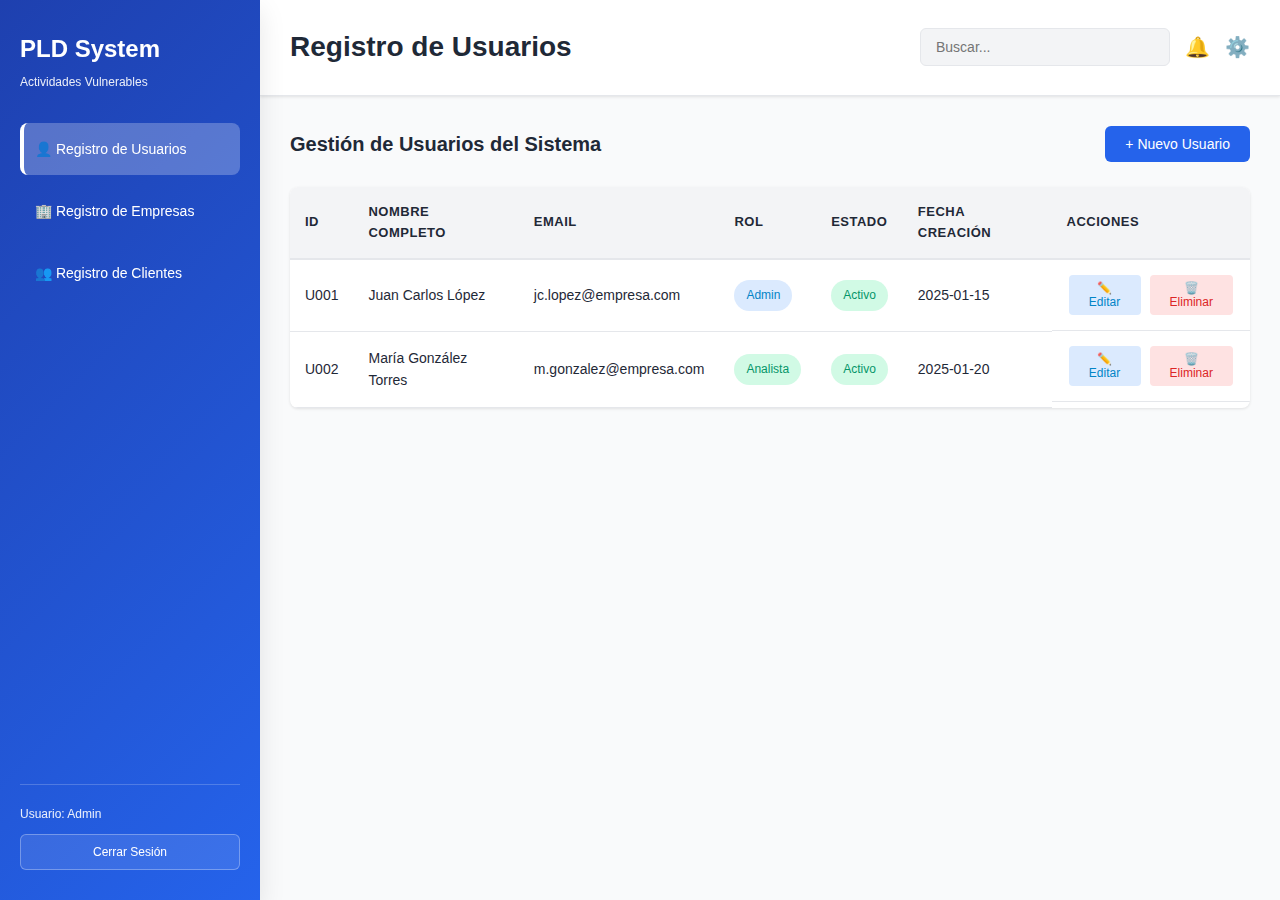
<file: prototipos/index.html>
<!DOCTYPE html>
<html lang="es">
<head>
    <meta charset="UTF-8">
    <meta name="viewport" content="width=device-width, initial-scale=1.0">
    <title>PLD - Sistema de Gestión de Actividades Vulnerables</title>
    <link rel="stylesheet" href="styles.css">
</head>
<body>
    <div class="container">
        <!-- Sidebar Navigation -->
        <nav class="sidebar">
            <div class="logo">
                <h2>PLD System</h2>
                <p>Actividades Vulnerables</p>
            </div>
            <ul class="nav-menu">
                <li><a href="#" class="nav-link active" data-module="usuarios">👤 Registro de Usuarios</a></li>
                <li><a href="#" class="nav-link" data-module="empresas">🏢 Registro de Empresas</a></li>
                <li><a href="#" class="nav-link" data-module="clientes">👥 Registro de Clientes</a></li>
            </ul>
            <div class="user-info">
                <p>Usuario: Admin</p>
                <button class="btn-logout">Cerrar Sesión</button>
            </div>
        </nav>

        <!-- Main Content -->
        <main class="main-content">
            <!-- Header -->
            <header class="header">
                <h1 id="page-title">Registro de Usuarios</h1>
                <div class="header-actions">
                    <input type="search" class="search-box" placeholder="Buscar...">
                    <button class="btn-icon">🔔</button>
                    <button class="btn-icon">⚙️</button>
                </div>
            </header>

            <!-- Content Area -->
            <div class="content">
                <!-- Módulo: Registro de Usuarios -->
                <section id="usuarios" class="module-section active">
                    <div class="module-header">
                        <h2>Gestión de Usuarios del Sistema</h2>
                        <button class="btn btn-primary" id="btn-new-usuario">+ Nuevo Usuario</button>
                    </div>

                    <!-- Tabla de Usuarios -->
                    <div class="table-container">
                        <table class="data-table">
                            <thead>
                                <tr>
                                    <th>ID</th>
                                    <th>Nombre Completo</th>
                                    <th>Email</th>
                                    <th>Rol</th>
                                    <th>Estado</th>
                                    <th>Fecha Creación</th>
                                    <th>Acciones</th>
                                </tr>
                            </thead>
                            <tbody id="usuarios-table-body">
                                <tr>
                                    <td>U001</td>
                                    <td>Juan Carlos López</td>
                                    <td>jc.lopez@empresa.com</td>
                                    <td><span class="badge badge-admin">Admin</span></td>
                                    <td><span class="badge badge-active">Activo</span></td>
                                    <td>2025-01-15</td>
                                    <td class="actions">
                                        <button class="btn-small btn-edit">✏️ Editar</button>
                                        <button class="btn-small btn-delete">🗑️ Eliminar</button>
                                    </td>
                                </tr>
                                <tr>
                                    <td>U002</td>
                                    <td>María González Torres</td>
                                    <td>m.gonzalez@empresa.com</td>
                                    <td><span class="badge badge-analyst">Analista</span></td>
                                    <td><span class="badge badge-active">Activo</span></td>
                                    <td>2025-01-20</td>
                                    <td class="actions">
                                        <button class="btn-small btn-edit">✏️ Editar</button>
                                        <button class="btn-small btn-delete">🗑️ Eliminar</button>
                                    </td>
                                </tr>
                            </tbody>
                        </table>
                    </div>

                    <!-- Modal: Nuevo/Editar Usuario -->
                    <div id="modal-usuario" class="modal">
                        <div class="modal-content">
                            <span class="close">&times;</span>
                            <h3 id="modal-title-usuario">Nuevo Usuario</h3>
                            <form id="form-usuario">
                                <div class="form-row">
                                    <div class="form-group">
                                        <label for="usuario-nombre">Nombre Completo *</label>
                                        <input type="text" id="usuario-nombre" name="nombre" required placeholder="Ej: Juan Carlos López">
                                    </div>
                                    <div class="form-group">
                                        <label for="usuario-email">Email *</label>
                                        <input type="email" id="usuario-email" name="email" required placeholder="usuario@empresa.com">
                                    </div>
                                </div>

                                <div class="form-row">
                                    <div class="form-group">
                                        <label for="usuario-telefono">Teléfono</label>
                                        <input type="tel" id="usuario-telefono" name="telefono" placeholder="+52 1234567890">
                                    </div>
                                    <div class="form-group">
                                        <label for="usuario-rol">Rol *</label>
                                        <select id="usuario-rol" name="rol" required>
                                            <option value="">Seleccionar rol</option>
                                            <option value="admin">Administrador</option>
                                            <option value="analyst">Analista de Cumplimiento</option>
                                            <option value="auditor">Auditor</option>
                                            <option value="viewer">Visualizador</option>
                                        </select>
                                    </div>
                                </div>

                                <div class="form-row">
                                    <div class="form-group">
                                        <label for="usuario-password">Contraseña *</label>
                                        <input type="password" id="usuario-password" name="password" required placeholder="Ingrese contraseña segura">
                                    </div>
                                    <div class="form-group">
                                        <label for="usuario-confirm-password">Confirmar Contraseña *</label>
                                        <input type="password" id="usuario-confirm-password" name="confirm-password" required placeholder="Confirme la contraseña">
                                    </div>
                                </div>

                                <div class="form-group">
                                    <label>
                                        <input type="checkbox" id="usuario-activo" name="activo" checked>
                                        Usuario Activo
                                    </label>
                                </div>

                                <div class="form-actions">
                                    <button type="button" class="btn btn-secondary" id="btn-cancel-usuario">Cancelar</button>
                                    <button type="submit" class="btn btn-primary">Guardar Usuario</button>
                                </div>
                            </form>
                        </div>
                    </div>
                </section>

                <!-- Módulo: Registro de Empresas -->
                <section id="empresas" class="module-section">
                    <div class="module-header">
                        <h2>Gestión de Empresas / Clientes Institucionales</h2>
                        <button class="btn btn-primary" id="btn-new-empresa">+ Nueva Empresa</button>
                    </div>

                    <!-- Tabla de Empresas -->
                    <div class="table-container">
                        <table class="data-table">
                            <thead>
                                <tr>
                                    <th>RFC</th>
                                    <th>Razón Social</th>
                                    <th>Tipo Actividad</th>
                                    <th>Riesgo</th>
                                    <th>Estado KYC</th>
                                    <th>PEP</th>
                                    <th>Acciones</th>
                                </tr>
                            </thead>
                            <tbody id="empresas-table-body">
                                <tr>
                                    <td>ABC123456XYZ</td>
                                    <td>Casino Royal México S.A. de C.V.</td>
                                    <td><span class="badge badge-gaming">Juegos con Apuesta</span></td>
                                    <td><span class="badge badge-high">Alto</span></td>
                                    <td><span class="badge badge-complete">Completo</span></td>
                                    <td>No</td>
                                    <td class="actions">
                                        <button class="btn-small btn-view">👁️ Ver</button>
                                        <button class="btn-small btn-edit">✏️ Editar</button>
                                    </td>
                                </tr>
                                <tr>
                                    <td>XYZ789456ABC</td>
                                    <td>Desarrollos Inmobiliarios Premium S.A.</td>
                                    <td><span class="badge badge-real-estate">Bienes Inmuebles</span></td>
                                    <td><span class="badge badge-medium">Medio</span></td>
                                    <td><span class="badge badge-pending">Pendiente</span></td>
                                    <td>Sí</td>
                                    <td class="actions">
                                        <button class="btn-small btn-view">👁️ Ver</button>
                                        <button class="btn-small btn-edit">✏️ Editar</button>
                                    </td>
                                </tr>
                            </tbody>
                        </table>
                    </div>

                    <!-- Modal: Nueva/Editar Empresa -->
                    <div id="modal-empresa" class="modal">
                        <div class="modal-content modal-large">
                            <span class="close">&times;</span>
                            <h3 id="modal-title-empresa">Nueva Empresa</h3>
                            <form id="form-empresa">
                                <div class="form-tabs">
                                    <button type="button" class="tab-btn active" data-tab="info-general">Información General</button>
                                    <button type="button" class="tab-btn" data-tab="actividad">Actividad Vulnerable</button>
                                    <button type="button" class="tab-btn" data-tab="ubicacion">Ubicación</button>
                                    <button type="button" class="tab-btn" data-tab="beneficiarios">Beneficiarios</button>
                                </div>

                                <!-- Tab: Información General -->
                                <div class="tab-content active" id="tab-info-general">
                                    <div class="form-row">
                                        <div class="form-group">
                                            <label for="empresa-rfc">RFC *</label>
                                            <input type="text" id="empresa-rfc" name="rfc" required placeholder="ABC123456XYZ" maxlength="13">
                                        </div>
                                        <div class="form-group">
                                            <label for="empresa-razon-social">Razón Social *</label>
                                            <input type="text" id="empresa-razon-social" name="razon_social" required placeholder="Nombre legal de la empresa">
                                        </div>
                                    </div>

                                    <div class="form-row">
                                        <div class="form-group">
                                            <label for="empresa-fecha-constitucion">Fecha de Constitución *</label>
                                            <input type="date" id="empresa-fecha-constitucion" name="fecha_constitucion" required>
                                        </div>
                                        <div class="form-group">
                                            <label for="empresa-nacionalidad">Nacionalidad *</label>
                                            <select id="empresa-nacionalidad" name="nacionalidad" required>
                                                <option value="">Seleccionar</option>
                                                <option value="mexico">México</option>
                                                <option value="extranjera">Extranjera</option>
                                            </select>
                                        </div>
                                    </div>

                                    <div class="form-row">
                                        <div class="form-group">
                                            <label for="empresa-email">Email *</label>
                                            <input type="email" id="empresa-email" name="email" required placeholder="contacto@empresa.com">
                                        </div>
                                        <div class="form-group">
                                            <label for="empresa-telefono">Teléfono *</label>
                                            <input type="tel" id="empresa-telefono" name="telefono" required placeholder="+52 1234567890">
                                        </div>
                                    </div>

                                    <div class="form-group">
                                        <label for="empresa-sitio-web">Sitio Web</label>
                                        <input type="url" id="empresa-sitio-web" name="sitio_web" placeholder="https://www.empresa.com">
                                    </div>
                                </div>

                                <!-- Tab: Actividad Vulnerable -->
                                <div class="tab-content" id="tab-actividad">
                                    <div class="form-row">
                                        <div class="form-group">
                                            <label for="empresa-tipo-actividad">Tipo de Actividad Vulnerable *</label>
                                            <select id="empresa-tipo-actividad" name="tipo_actividad" required>
                                                <option value="">Seleccionar</option>
                                                <option value="i">I - Juegos con apuesta</option>
                                                <option value="ii">II - Tarjetas y cupones de valor</option>
                                                <option value="iii">III - Cheques de viajero</option>
                                                <option value="iv">IV - Mutuo, préstamo o crédito</option>
                                                <option value="v">V - Bienes inmuebles</option>
                                                <option value="vi">VI - Metales y piedras preciosas</option>
                                                <option value="vii">VII - Obras de arte</option>
                                                <option value="viii">VIII - Vehículos</option>
                                                <option value="ix">IX - Traslado o custodia de valores</option>
                                                <option value="x">X - Servicios de blindaje</option>
                                                <option value="xi">XI - Servicios de fe pública</option>
                                                <option value="xii">XII - Arrendamiento</option>
                                                <option value="xiii">XIII - Servicios profesionales</option>
                                                <option value="xiv">XIV - Comercio exterior</option>
                                                <option value="xv">XV - Donativos</option>
                                                <option value="xvi">XVI - Intercambio de activos virtuales</option>
                                            </select>
                                        </div>
                                        <div class="form-group">
                                            <label for="empresa-subtipo-actividad">Sub Tipo de Actividad *</label>
                                            <select id="empresa-subtipo-actividad" name="subtipo_actividad" required>
                                                <option value="">Seleccionar tipo primero</option>
                                            </select>
                                        </div>
                                    </div>

                                    <div class="form-group">
                                        <label for="empresa-descripcion-actividad">Descripción de la Actividad</label>
                                        <textarea id="empresa-descripcion-actividad" name="descripcion_actividad" rows="4" placeholder="Detalle cómo realiza la actividad vulnerable"></textarea>
                                    </div>

                                    <div class="form-row">
                                        <div class="form-group">
                                            <label for="empresa-clasificacion-riesgo">Clasificación de Riesgo *</label>
                                            <select id="empresa-clasificacion-riesgo" name="clasificacion_riesgo" required>
                                                <option value="">Seleccionar</option>
                                                <option value="bajo">Bajo</option>
                                                <option value="medio">Medio</option>
                                                <option value="alto">Alto</option>
                                            </select>
                                        </div>
                                        <div class="form-group">
                                            <label>
                                                <input type="checkbox" id="empresa-es-pep" name="es_pep">
                                                Es Persona Políticamente Expuesta (PEP)
                                            </label>
                                        </div>
                                    </div>
                                </div>

                                <!-- Tab: Ubicación -->
                                <div class="tab-content" id="tab-ubicacion">
                                    <div class="form-row">
                                        <div class="form-group">
                                            <label for="empresa-calle">Calle y Número *</label>
                                            <input type="text" id="empresa-calle" name="calle" required placeholder="Ej: Avenida Principal 123">
                                        </div>
                                        <div class="form-group">
                                            <label for="empresa-departamento">Apto/Depto/Oficina</label>
                                            <input type="text" id="empresa-departamento" name="departamento" placeholder="Ej: Piso 5, Oficina 505">
                                        </div>
                                    </div>

                                    <div class="form-row">
                                        <div class="form-group">
                                            <label for="empresa-ciudad">Ciudad/Municipio *</label>
                                            <input type="text" id="empresa-ciudad" name="ciudad" required placeholder="Ej: Ciudad de México">
                                        </div>
                                        <div class="form-group">
                                            <label for="empresa-estado">Estado/Provincia *</label>
                                            <select id="empresa-estado" name="estado" required>
                                                <option value="">Seleccionar Estado</option>
                                                <option value="cdmx">Ciudad de México</option>
                                                <option value="estado-mexico">Estado de México</option>
                                                <option value="jalisco">Jalisco</option>
                                                <option value="otro">Otro</option>
                                            </select>
                                        </div>
                                    </div>

                                    <div class="form-row">
                                        <div class="form-group">
                                            <label for="empresa-codigo-postal">Código Postal *</label>
                                            <input type="text" id="empresa-codigo-postal" name="codigo_postal" required placeholder="06500" maxlength="5">
                                        </div>
                                        <div class="form-group">
                                            <label for="empresa-pais">País *</label>
                                            <select id="empresa-pais" name="pais" required>
                                                <option value="mexico">México</option>
                                                <option value="otro">Otro país</option>
                                            </select>
                                        </div>
                                    </div>

                                    <div class="form-group">
                                        <label for="empresa-comprobante-domicilio">Comprobante de Domicilio (< 3 meses) *</label>
                                        <input type="file" id="empresa-comprobante-domicilio" name="comprobante_domicilio" required accept=".pdf,.jpg,.png">
                                    </div>
                                </div>

                                <!-- Tab: Beneficiarios Controladores -->
                                <div class="tab-content" id="tab-beneficiarios">
                                    <h4>Beneficiarios Controladores (≥ 25% participación)</h4>
                                    <div id="beneficiarios-list">
                                        <div class="beneficiario-item">
                                            <div class="form-row">
                                                <div class="form-group">
                                                    <label>Nombre del Beneficiario *</label>
                                                    <input type="text" class="beneficiario-nombre" placeholder="Nombre completo" required>
                                                </div>
                                                <div class="form-group">
                                                    <label>% Participación *</label>
                                                    <input type="number" class="beneficiario-participacion" placeholder="25" min="0" max="100" required>
                                                </div>
                                            </div>
                                            <div class="form-row">
                                                <div class="form-group">
                                                    <label>RFC/CURP *</label>
                                                    <input type="text" class="beneficiario-rfc" placeholder="RFC o CURP" required>
                                                </div>
                                                <div class="form-group">
                                                    <label>Nacionalidad *</label>
                                                    <select class="beneficiario-nacionalidad" required>
                                                        <option value="">Seleccionar</option>
                                                        <option value="mexico">Mexicano</option>
                                                        <option value="extranjero">Extranjero</option>
                                                    </select>
                                                </div>
                                            </div>
                                            <button type="button" class="btn-small btn-delete btn-remove-beneficiario">Remover</button>
                                        </div>
                                    </div>
                                    <button type="button" class="btn btn-secondary" id="btn-add-beneficiario">+ Agregar Beneficiario</button>
                                </div>

                                <div class="form-actions">
                                    <button type="button" class="btn btn-secondary" id="btn-cancel-empresa">Cancelar</button>
                                    <button type="submit" class="btn btn-primary">Guardar Empresa</button>
                                </div>
                            </form>
                        </div>
                    </div>
                </section>

                <!-- Módulo: Registro de Clientes -->
                <section id="clientes" class="module-section">
                    <div class="module-header">
                        <h2>Gestión de Clientes</h2>
                        <button class="btn btn-primary" id="btn-new-cliente">+ Nuevo Cliente</button>
                    </div>

                    <!-- Filtros -->
                    <div class="filters">
                        <div class="filter-group">
                            <label>Tipo de Cliente:</label>
                            <select id="filter-tipo-cliente">
                                <option value="">Todos</option>
                                <option value="pf">Persona Física</option>
                                <option value="pm">Persona Moral</option>
                                <option value="fideicomiso">Fideicomiso</option>
                            </select>
                        </div>
                        <div class="filter-group">
                            <label>Nivel de Riesgo:</label>
                            <select id="filter-riesgo">
                                <option value="">Todos</option>
                                <option value="bajo">Bajo</option>
                                <option value="medio">Medio</option>
                                <option value="alto">Alto</option>
                            </select>
                        </div>
                        <div class="filter-group">
                            <label>Estado KYC:</label>
                            <select id="filter-kyc">
                                <option value="">Todos</option>
                                <option value="completo">Completo</option>
                                <option value="pendiente">Pendiente</option>
                                <option value="incompleto">Incompleto</option>
                            </select>
                        </div>
                    </div>

                    <!-- Tabla de Clientes -->
                    <div class="table-container">
                        <table class="data-table">
                            <thead>
                                <tr>
                                    <th>ID Cliente</th>
                                    <th>Nombre / Razón Social</th>
                                    <th>Tipo Cliente</th>
                                    <th>RFC/CURP</th>
                                    <th>Riesgo</th>
                                    <th>KYC</th>
                                    <th>PEP</th>
                                    <th>Acciones</th>
                                </tr>
                            </thead>
                            <tbody id="clientes-table-body">
                                <tr>
                                    <td>C001</td>
                                    <td>Roberto Martínez González</td>
                                    <td><span class="badge badge-pf">Persona Física</span></td>
                                    <td>MAGR800515XXX</td>
                                    <td><span class="badge badge-medium">Medio</span></td>
                                    <td><span class="badge badge-complete">Completo</span></td>
                                    <td>No</td>
                                    <td class="actions">
                                        <button class="btn-small btn-view">👁️ Ver</button>
                                        <button class="btn-small btn-edit">✏️ Editar</button>
                                    </td>
                                </tr>
                                <tr>
                                    <td>C002</td>
                                    <td>Comercial México International S.A.S.</td>
                                    <td><span class="badge badge-pm">Persona Moral</span></td>
                                    <td>CMI234567XYZ</td>
                                    <td><span class="badge badge-high">Alto</span></td>
                                    <td><span class="badge badge-pending">Pendiente</span></td>
                                    <td>Sí</td>
                                    <td class="actions">
                                        <button class="btn-small btn-view">👁️ Ver</button>
                                        <button class="btn-small btn-edit">✏️ Editar</button>
                                    </td>
                                </tr>
                            </tbody>
                        </table>
                    </div>

                    <!-- Modal: Nuevo/Editar Cliente -->
                    <div id="modal-cliente" class="modal">
                        <div class="modal-content modal-large">
                            <span class="close">&times;</span>
                            <h3 id="modal-title-cliente">Nuevo Cliente</h3>
                            <form id="form-cliente">
                                <div class="form-tabs">
                                    <button type="button" class="tab-btn active" data-tab="cliente-info">Información</button>
                                    <button type="button" class="tab-btn" data-tab="cliente-kyc">KYC Base</button>
                                    <button type="button" class="tab-btn" data-tab="cliente-kyc-reforzada">KYC Reforzada</button>
                                    <button type="button" class="tab-btn" data-tab="cliente-documentos">Documentos</button>
                                </div>

                                <!-- Tab: Información del Cliente -->
                                <div class="tab-content active" id="tab-cliente-info">
                                    <div class="form-row">
                                        <div class="form-group">
                                            <label for="cliente-tipo">Tipo de Cliente *</label>
                                            <select id="cliente-tipo" name="tipo_cliente" required>
                                                <option value="">Seleccionar</option>
                                                <option value="pf">Persona Física Mexicana</option>
                                                <option value="pf-extranjera">Persona Física Extranjera</option>
                                                <option value="pm">Persona Moral Mexicana</option>
                                                <option value="pm-extranjera">Persona Moral Extranjera</option>
                                                <option value="fideicomiso">Fideicomiso</option>
                                                <option value="pep">Persona Políticamente Expuesta</option>
                                            </select>
                                        </div>
                                        <div class="form-group">
                                            <label for="cliente-nombre">Nombre/Razón Social *</label>
                                            <input type="text" id="cliente-nombre" name="nombre" required placeholder="Nombre completo o razón social">
                                        </div>
                                    </div>

                                    <div class="form-row">
                                        <div class="form-group">
                                            <label for="cliente-rfc">RFC/CURP *</label>
                                            <input type="text" id="cliente-rfc" name="rfc" required placeholder="RFC o CURP">
                                        </div>
                                        <div class="form-group">
                                            <label for="cliente-fecha-nac">Fecha Nacimiento/Constitución *</label>
                                            <input type="date" id="cliente-fecha-nac" name="fecha_nacimiento" required>
                                        </div>
                                    </div>

                                    <div class="form-row">
                                        <div class="form-group">
                                            <label for="cliente-nacionalidad">Nacionalidad *</label>
                                            <select id="cliente-nacionalidad" name="nacionalidad" required>
                                                <option value="mexico">México</option>
                                                <option value="otro">Otro país</option>
                                            </select>
                                        </div>
                                        <div class="form-group">
                                            <label for="cliente-tipo-relacion">Tipo de Relación *</label>
                                            <select id="cliente-tipo-relacion" name="tipo_relacion" required>
                                                <option value="">Seleccionar</option>
                                                <option value="ocasional">Solo Cliente (Ocasional)</option>
                                                <option value="continua">Relación de Negocios (Continua)</option>
                                            </select>
                                        </div>
                                    </div>

                                    <div class="form-row">
                                        <div class="form-group">
                                            <label for="cliente-email">Email *</label>
                                            <input type="email" id="cliente-email" name="email" required placeholder="cliente@email.com">
                                        </div>
                                        <div class="form-group">
                                            <label for="cliente-telefono">Teléfono *</label>
                                            <input type="tel" id="cliente-telefono" name="telefono" required placeholder="+52 1234567890">
                                        </div>
                                    </div>

                                    <div class="form-group">
                                        <label for="cliente-actividad-economica">Actividad Económica *</label>
                                        <textarea id="cliente-actividad-economica" name="actividad_economica" rows="3" placeholder="Descripción de la ocupación o actividad principal"></textarea>
                                    </div>
                                </div>

                                <!-- Tab: KYC Base -->
                                <div class="tab-content" id="tab-cliente-kyc">
                                    <h4>Datos de Identificación - KYC Universal</h4>
                                    
                                    <div class="form-row">
                                        <div class="form-group">
                                            <label for="cliente-identificacion">Documento de Identificación *</label>
                                            <select id="cliente-identificacion" name="identificacion" required>
                                                <option value="">Seleccionar</option>
                                                <option value="ine">INE / Cédula</option>
                                                <option value="pasaporte">Pasaporte</option>
                                                <option value="licencia">Licencia de Conducir</option>
                                            </select>
                                        </div>
                                        <div class="form-group">
                                            <label for="cliente-num-identificacion">Número de Documento *</label>
                                            <input type="text" id="cliente-num-identificacion" name="num_identificacion" required placeholder="Número del documento">
                                        </div>
                                    </div>

                                    <div class="form-row">
                                        <div class="form-group">
                                            <label for="cliente-fecha-expedicion">Fecha de Expedición</label>
                                            <input type="date" id="cliente-fecha-expedicion" name="fecha_expedicion">
                                        </div>
                                        <div class="form-group">
                                            <label for="cliente-fecha-vencimiento">Fecha de Vencimiento</label>
                                            <input type="date" id="cliente-fecha-vencimiento" name="fecha_vencimiento">
                                        </div>
                                    </div>

                                    <h4 style="margin-top: 20px;">Domicilio</h4>
                                    <div class="form-row">
                                        <div class="form-group">
                                            <label for="cliente-domicilio-calle">Calle y Número *</label>
                                            <input type="text" id="cliente-domicilio-calle" name="domicilio_calle" required placeholder="Avenida Principal 123">
                                        </div>
                                        <div class="form-group">
                                            <label for="cliente-domicilio-departamento">Apto/Depto</label>
                                            <input type="text" id="cliente-domicilio-departamento" name="domicilio_departamento" placeholder="Piso 5, Oficina 505">
                                        </div>
                                    </div>

                                    <div class="form-row">
                                        <div class="form-group">
                                            <label for="cliente-domicilio-ciudad">Ciudad/Municipio *</label>
                                            <input type="text" id="cliente-domicilio-ciudad" name="domicilio_ciudad" required>
                                        </div>
                                        <div class="form-group">
                                            <label for="cliente-domicilio-estado">Estado *</label>
                                            <select id="cliente-domicilio-estado" name="domicilio_estado" required>
                                                <option value="">Seleccionar</option>
                                                <option value="cdmx">Ciudad de México</option>
                                                <option value="estado-mexico">Estado de México</option>
                                                <option value="otro">Otro</option>
                                            </select>
                                        </div>
                                    </div>

                                    <div class="form-row">
                                        <div class="form-group">
                                            <label for="cliente-domicilio-postal">Código Postal *</label>
                                            <input type="text" id="cliente-domicilio-postal" name="domicilio_postal" required maxlength="5">
                                        </div>
                                        <div class="form-group">
                                            <label for="cliente-domicilio-pais">País *</label>
                                            <select id="cliente-domicilio-pais" name="domicilio_pais" required>
                                                <option value="mexico">México</option>
                                                <option value="otro">Otro</option>
                                            </select>
                                        </div>
                                    </div>

                                    <h4 style="margin-top: 20px;">Origen de Recursos</h4>
                                    <div class="form-group">
                                        <label for="cliente-origen-recursos">Descripción del Origen de Recursos *</label>
                                        <textarea id="cliente-origen-recursos" name="origen_recursos" rows="3" placeholder="Explique el origen de los recursos que utilizará"></textarea>
                                    </div>

                                    <h4 style="margin-top: 20px;">Beneficiario Controlador</h4>
                                    <div class="form-group">
                                        <label>
                                            <input type="radio" name="tiene-bc" value="si"> Tiene Beneficiario Controlador
                                        </label>
                                        <label style="display: block; margin-top: 10px;">
                                            <input type="radio" name="tiene-bc" value="no"> No tiene Beneficiario Controlador
                                        </label>
                                    </div>

                                    <div id="bc-fields" style="display: none;">
                                        <div class="form-row">
                                            <div class="form-group">
                                                <label>Nombre del Beneficiario *</label>
                                                <input type="text" id="cliente-bc-nombre" name="bc_nombre" placeholder="Nombre completo">
                                            </div>
                                            <div class="form-group">
                                                <label>RFC/CURP *</label>
                                                <input type="text" id="cliente-bc-rfc" name="bc_rfc" placeholder="RFC o CURP">
                                            </div>
                                        </div>
                                        <div class="form-row">
                                            <div class="form-group">
                                                <label>% Participación *</label>
                                                <input type="number" id="cliente-bc-participacion" name="bc_participacion" min="0" max="100" placeholder="25">
                                            </div>
                                            <div class="form-group">
                                                <label>Tipo de Control *</label>
                                                <select id="cliente-bc-tipo-control" name="bc_tipo_control">
                                                    <option value="">Seleccionar</option>
                                                    <option value="propiedad">Por Propiedad</option>
                                                    <option value="control">Por Control</option>
                                                    <option value="ambos">Propiedad y Control</option>
                                                </select>
                                            </div>
                                        </div>
                                    </div>
                                </div>

                                <!-- Tab: KYC Reforzada -->
                                <div class="tab-content" id="tab-cliente-kyc-reforzada">
                                    <h4>Medidas Reforzadas (DDR - Debida Diligencia Reforzada)</h4>
                                    <div class="info-box">
                                        <p><strong>Se aplica KYC Reforzada cuando:</strong></p>
                                        <ul>
                                            <li>Cliente es Persona Políticamente Expuesta (PEP)</li>
                                            <li>Extranjero sin residencia habitual</li>
                                            <li>Opera en efectivo significativo</li>
                                            <li>Utiliza terceros o representantes inusuales</li>
                                            <li>Estructuras jurídicas complejas</li>
                                        </ul>
                                    </div>

                                    <div class="form-row">
                                        <div class="form-group">
                                            <label for="cliente-ddr-aplica">¿Aplica DDR (KYC Reforzada)? *</label>
                                            <select id="cliente-ddr-aplica" name="ddr_aplica" required>
                                                <option value="">Seleccionar</option>
                                                <option value="no">No</option>
                                                <option value="si">Sí</option>
                                            </select>
                                        </div>
                                        <div class="form-group">
                                            <label for="cliente-ddr-motivo">Motivo de la DDR</label>
                                            <select id="cliente-ddr-motivo" name="ddr_motivo">
                                                <option value="">Seleccionar</option>
                                                <option value="pep">PEP Nacional</option>
                                                <option value="pep-extranjera">PEP Extranjera</option>
                                                <option value="sin-residencia">Extranjero sin residencia</option>
                                                <option value="efectivo">Operaciones en efectivo</option>
                                                <option value="terceros">Uso de terceros/representantes</option>
                                                <option value="estructura-compleja">Estructura jurídica compleja</option>
                                                <option value="otro">Otro</option>
                                            </select>
                                        </div>
                                    </div>

                                    <div id="ddr-campos" style="display: none;">
                                        <div class="form-group">
                                            <label for="cliente-ddr-justificacion">Justificación de la Medida Reforzada *</label>
                                            <textarea id="cliente-ddr-justificacion" name="ddr_justificacion" rows="4" placeholder="Explique por qué se aplica DDR"></textarea>
                                        </div>

                                        <h4>Información Financiera Ampliada</h4>
                                        <div class="form-row">
                                            <div class="form-group">
                                                <label for="cliente-ingresos-anuales">Ingresos Anuales Estimados *</label>
                                                <input type="number" id="cliente-ingresos-anuales" name="ingresos_anuales" placeholder="100000">
                                            </div>
                                            <div class="form-group">
                                                <label for="cliente-patrimonio-estimado">Patrimonio Estimado *</label>
                                                <input type="number" id="cliente-patrimonio-estimado" name="patrimonio_estimado" placeholder="500000">
                                            </div>
                                        </div>

                                        <div class="form-group">
                                            <label for="cliente-estructura-propiedad">Descripción de Estructura de Propiedad *</label>
                                            <textarea id="cliente-estructura-propiedad" name="estructura_propiedad" rows="4" placeholder="Detalle la estructura de propiedad, fideicomisos, etc."></textarea>
                                        </div>

                                        <div class="form-group">
                                            <label for="cliente-mapeo-bc">Mapeo Detallado de Beneficiarios Controladores *</label>
                                            <textarea id="cliente-mapeo-bc" name="mapeo_bc" rows="4" placeholder="Detalle todos los beneficiarios controladores identificados"></textarea>
                                        </div>
                                    </div>

                                    <div class="form-row">
                                        <div class="form-group">
                                            <label for="cliente-clasificacion-riesgo">Clasificación de Riesgo *</label>
                                            <select id="cliente-clasificacion-riesgo" name="clasificacion_riesgo" required>
                                                <option value="">Seleccionar</option>
                                                <option value="bajo">Bajo</option>
                                                <option value="medio">Medio</option>
                                                <option value="alto">Alto</option>
                                            </select>
                                        </div>
                                    </div>
                                </div>

                                <!-- Tab: Documentos -->
                                <div class="tab-content" id="tab-cliente-documentos">
                                    <h4>Documentos Requeridos - Expediente KYC</h4>
                                    <p><strong>Plazo de Conservación:</strong> 5 años (Art. 25 LFPIORPI)</p>

                                    <div class="documentos-checklist">
                                        <div class="documento-item">
                                            <label>
                                                <input type="checkbox" name="doc-identificacion" class="doc-check">
                                                <span>📄 Identificación Oficial (INE/Pasaporte)</span>
                                            </label>
                                            <input type="file" class="doc-file" accept=".pdf,.jpg,.png" style="display: none;">
                                        </div>
                                        <div class="documento-item">
                                            <label>
                                                <input type="checkbox" name="doc-domicilio" class="doc-check">
                                                <span>🏠 Comprobante de Domicilio (< 3 meses)</span>
                                            </label>
                                            <input type="file" class="doc-file" accept=".pdf,.jpg,.png" style="display: none;">
                                        </div>
                                        <div class="documento-item">
                                            <label>
                                                <input type="checkbox" name="doc-rfc" class="doc-check">
                                                <span>📋 RFC / CURP</span>
                                            </label>
                                            <input type="file" class="doc-file" accept=".pdf,.jpg,.png" style="display: none;">
                                        </div>
                                        <div class="documento-item">
                                            <label>
                                                <input type="checkbox" name="doc-acta-constitutiva" class="doc-check">
                                                <span>📜 Acta Constitutiva (PM)</span>
                                            </label>
                                            <input type="file" class="doc-file" accept=".pdf,.jpg,.png" style="display: none;">
                                        </div>
                                        <div class="documento-item">
                                            <label>
                                                <input type="checkbox" name="doc-poderes" class="doc-check">
                                                <span>⚖️ Poderes / Representación</span>
                                            </label>
                                            <input type="file" class="doc-file" accept=".pdf,.jpg,.png" style="display: none;">
                                        </div>
                                        <div class="documento-item">
                                            <label>
                                                <input type="checkbox" name="doc-bc-identificacion" class="doc-check">
                                                <span>🔏 Identificación del Beneficiario Controlador</span>
                                            </label>
                                            <input type="file" class="doc-file" accept=".pdf,.jpg,.png" style="display: none;">
                                        </div>
                                        <div class="documento-item">
                                            <label>
                                                <input type="checkbox" name="doc-origen-recursos" class="doc-check">
                                                <span>💰 Soporte del Origen de Recursos</span>
                                            </label>
                                            <input type="file" class="doc-file" accept=".pdf,.jpg,.png" style="display: none;">
                                        </div>
                                    </div>

                                    <h4 style="margin-top: 20px;">Documentos Adicionales</h4>
                                    <div class="form-group">
                                        <label for="cliente-otros-documentos">Otros Documentos Relevantes</label>
                                        <input type="file" id="cliente-otros-documentos" name="otros_documentos" multiple accept=".pdf,.jpg,.png">
                                    </div>
                                </div>

                                <div class="form-actions">
                                    <button type="button" class="btn btn-secondary" id="btn-cancel-cliente">Cancelar</button>
                                    <button type="submit" class="btn btn-primary">Guardar Cliente</button>
                                </div>
                            </form>
                        </div>
                    </div>
                </section>
            </div>
        </main>
    </div>

    <script src="script.js"></script>
</body>
</html>
</file>
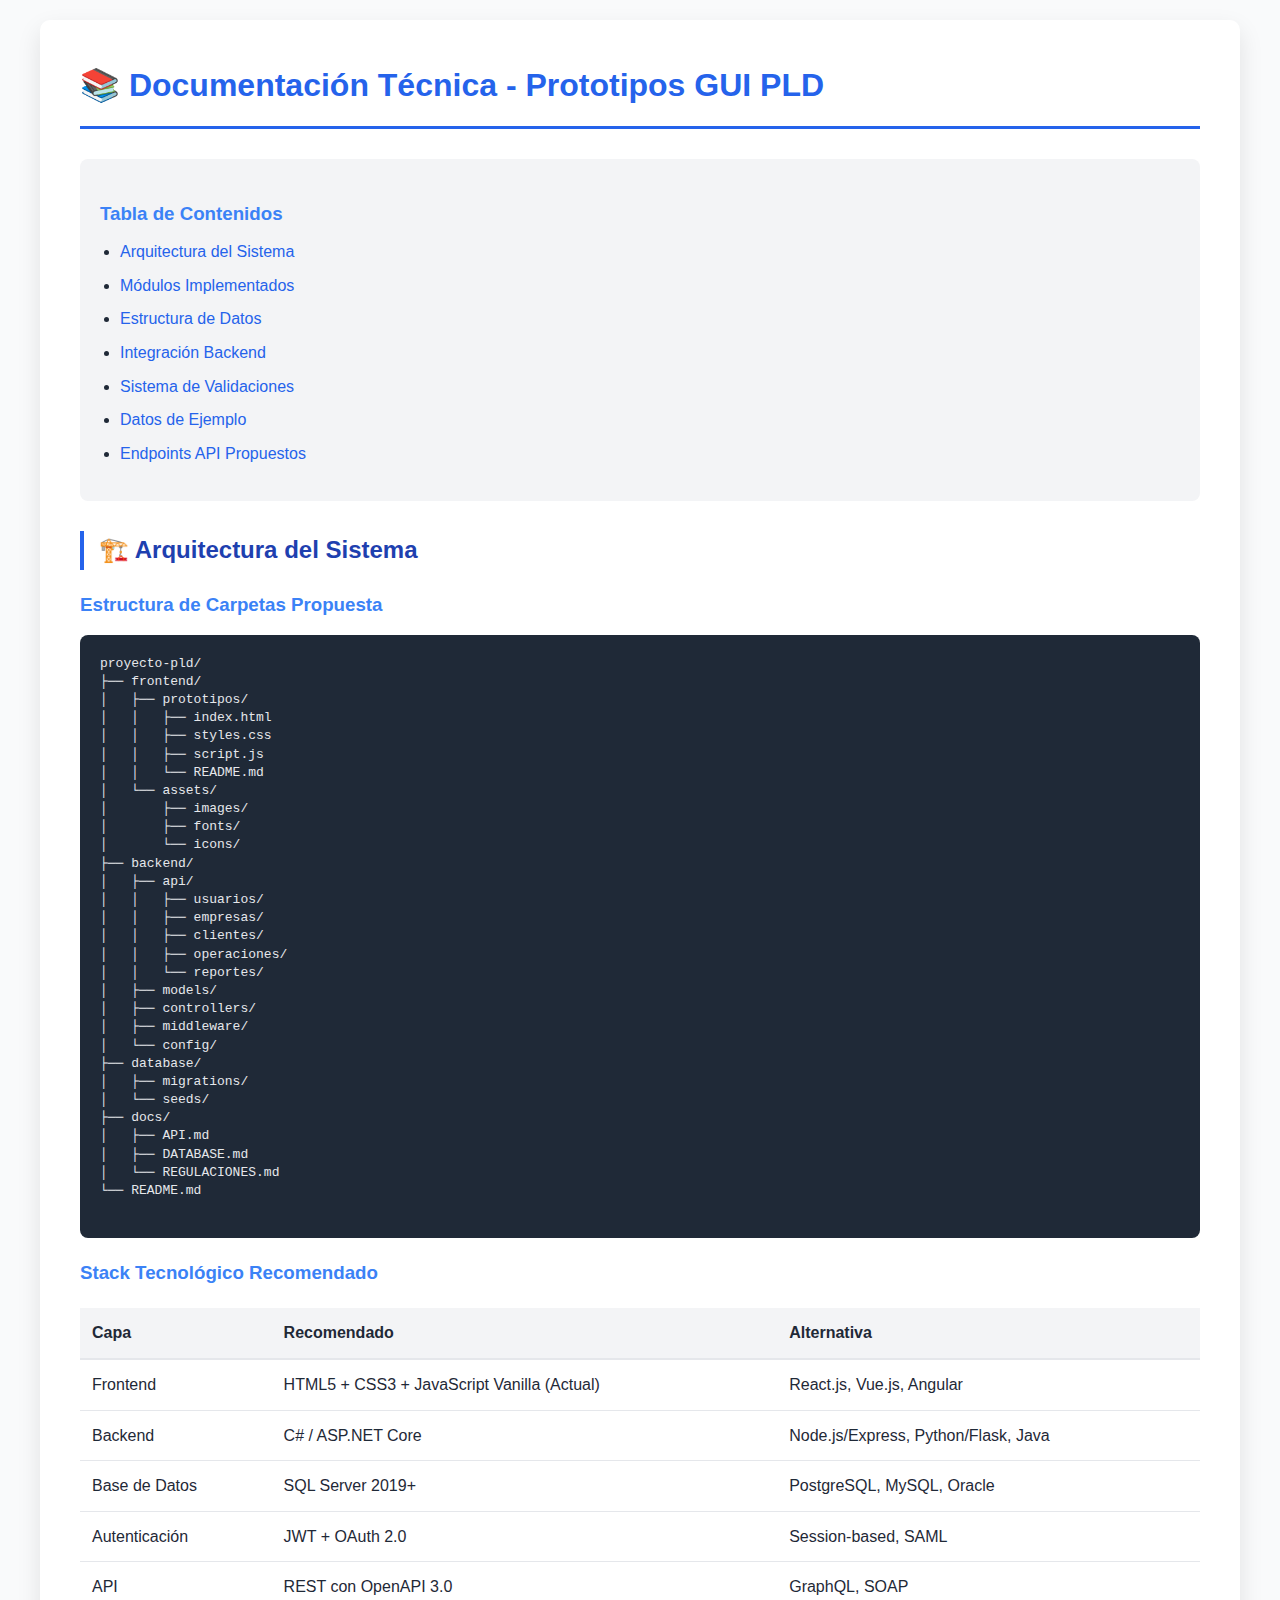
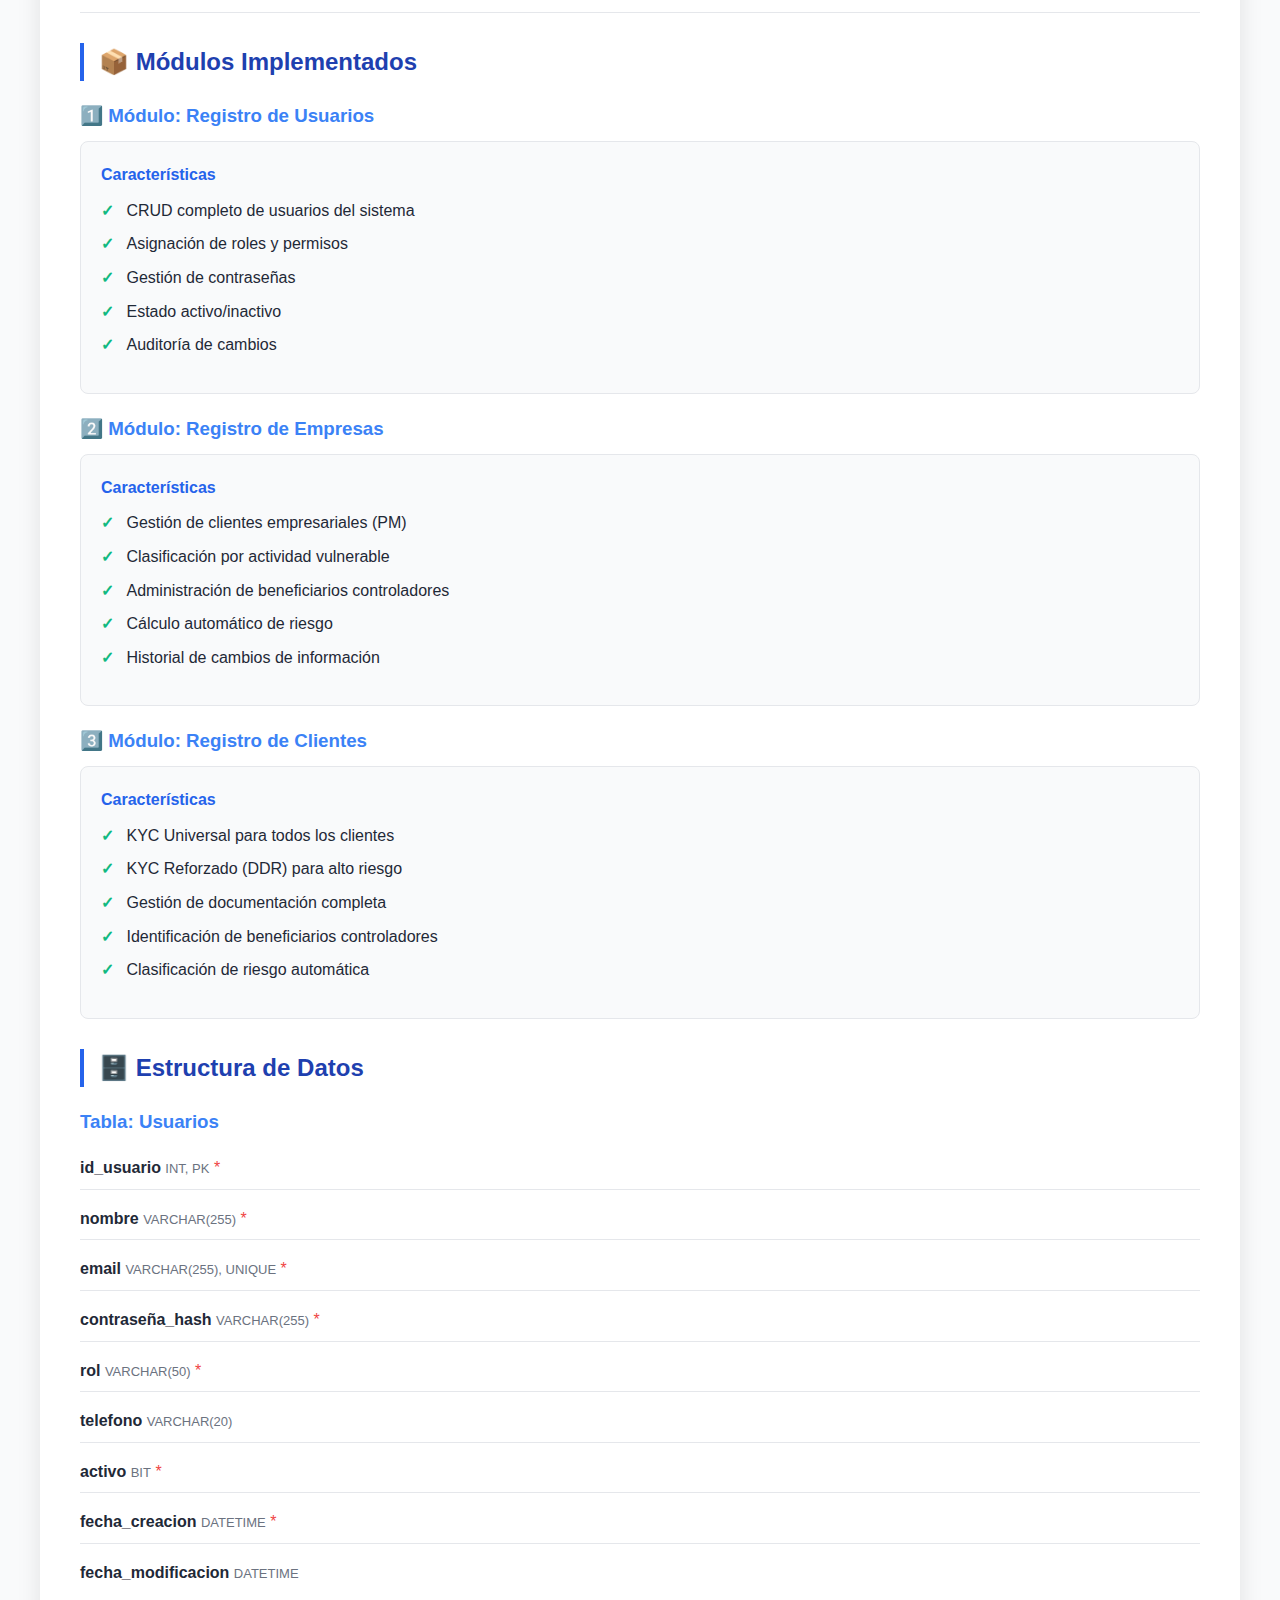
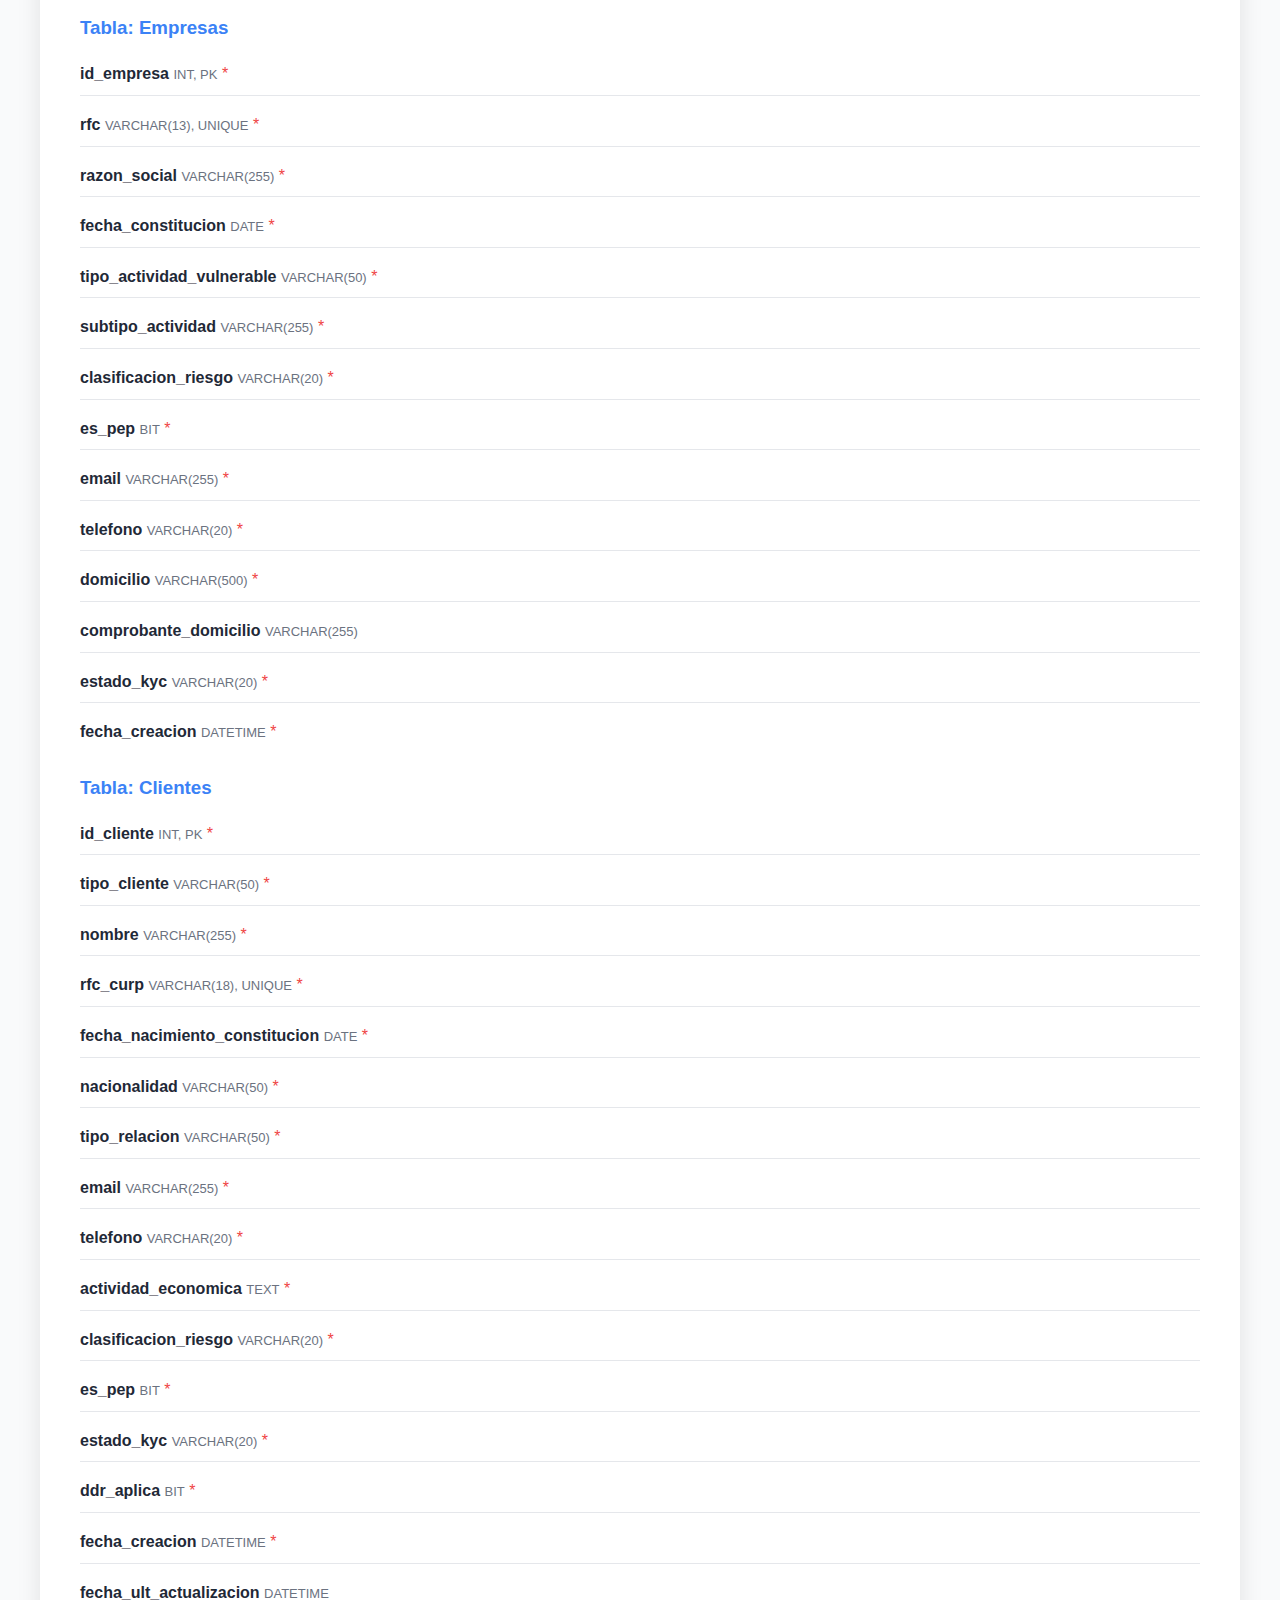
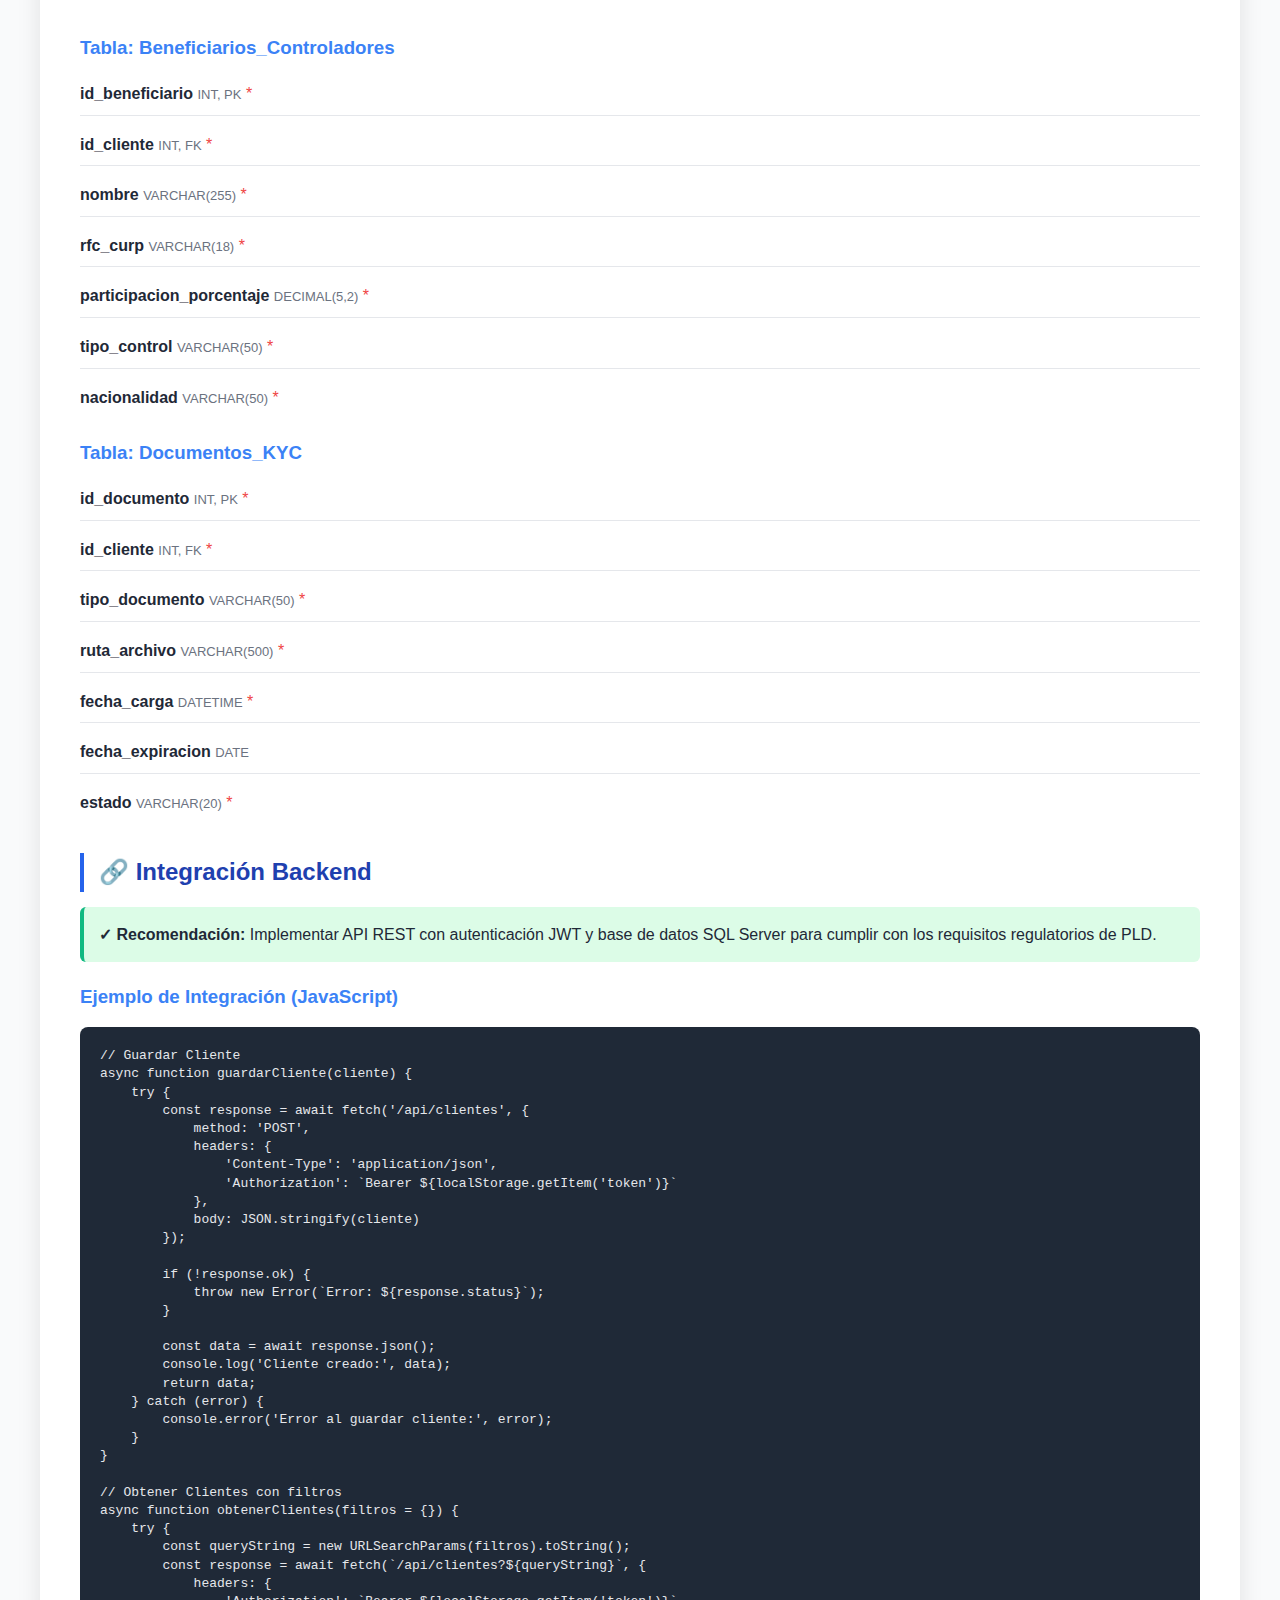
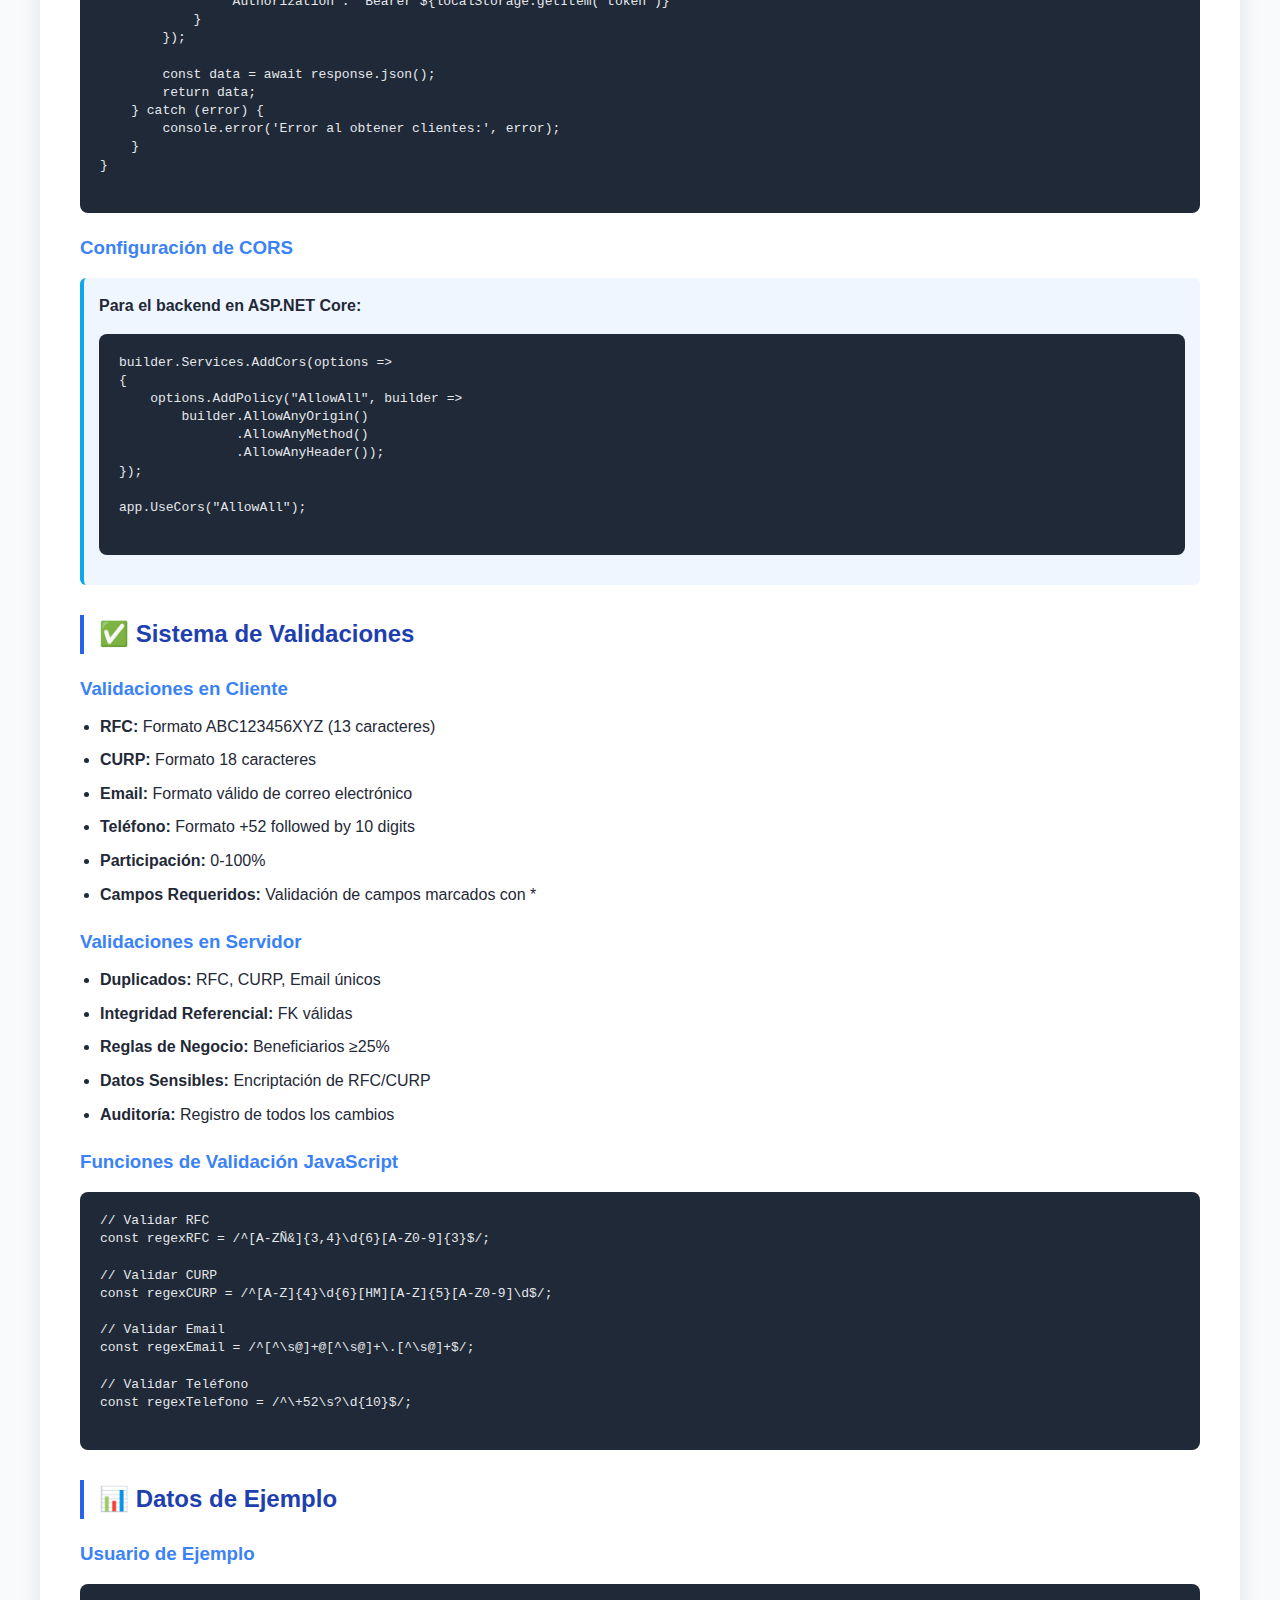
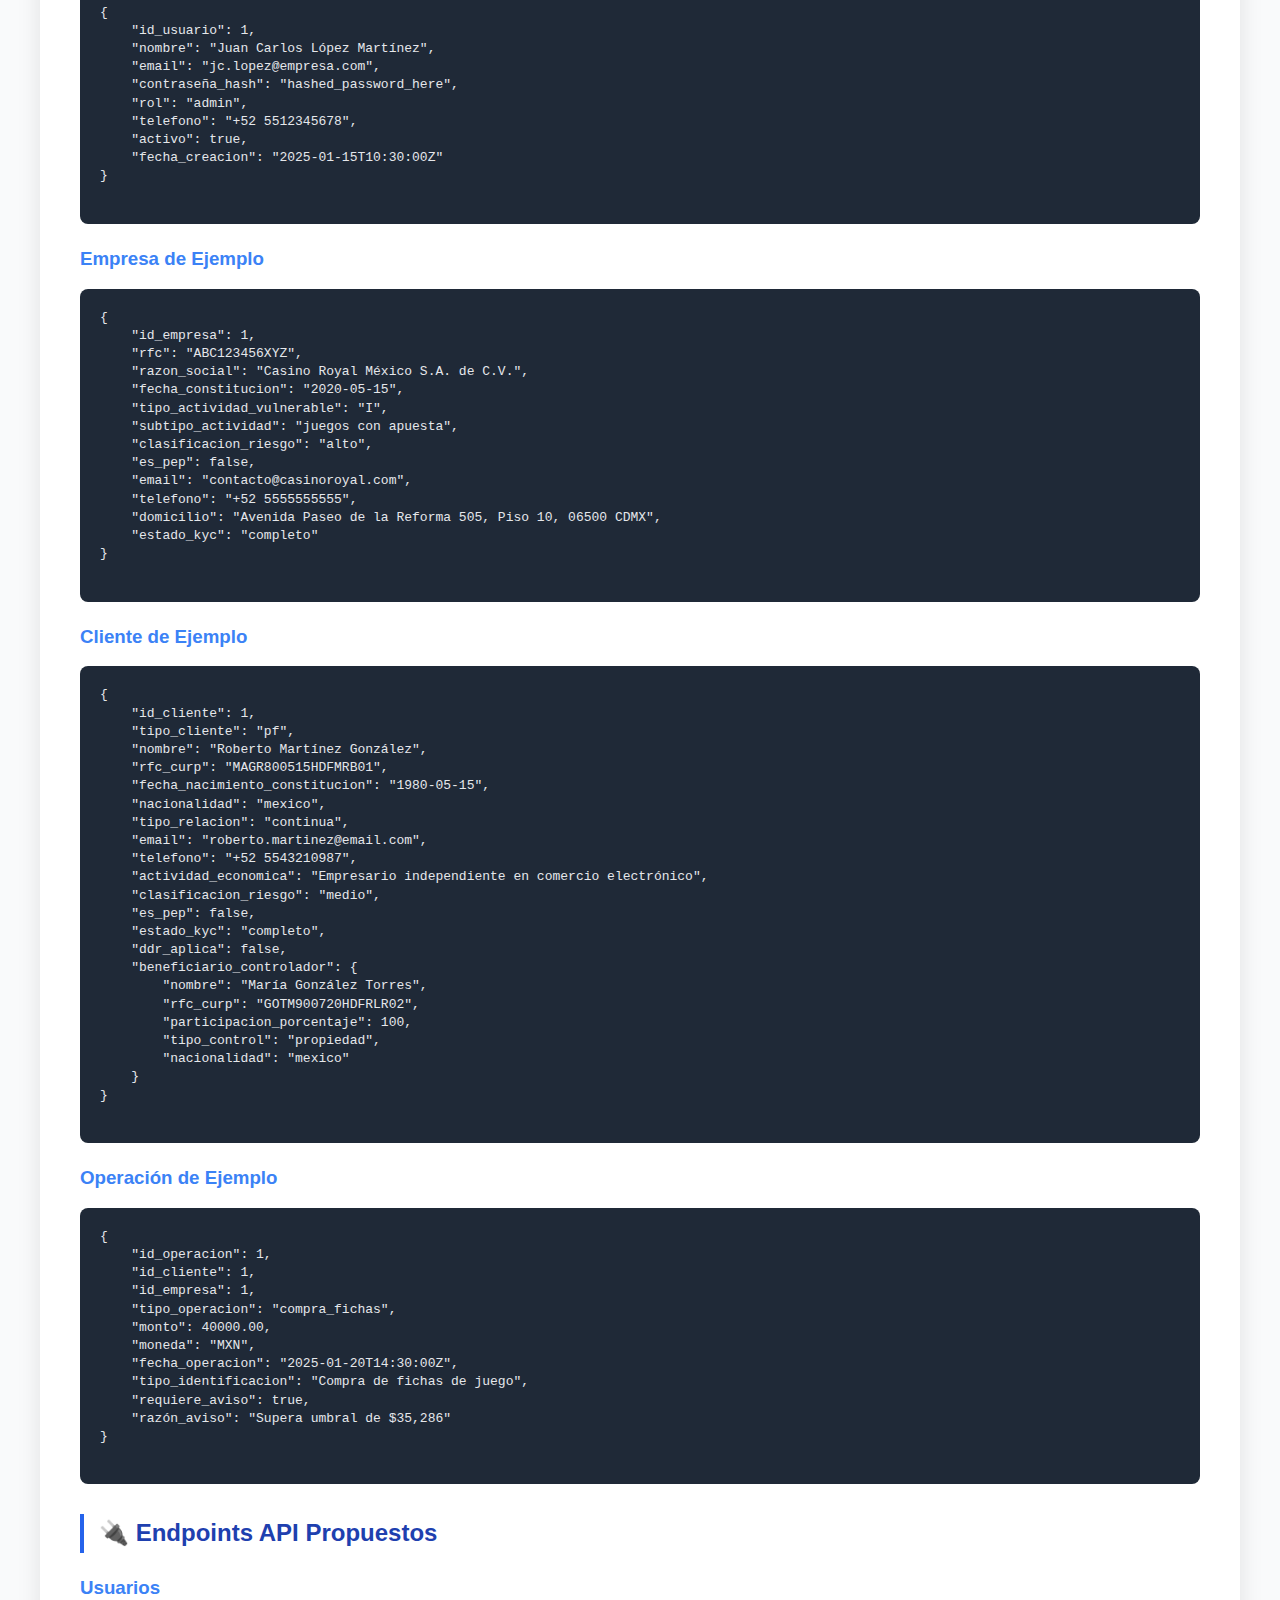
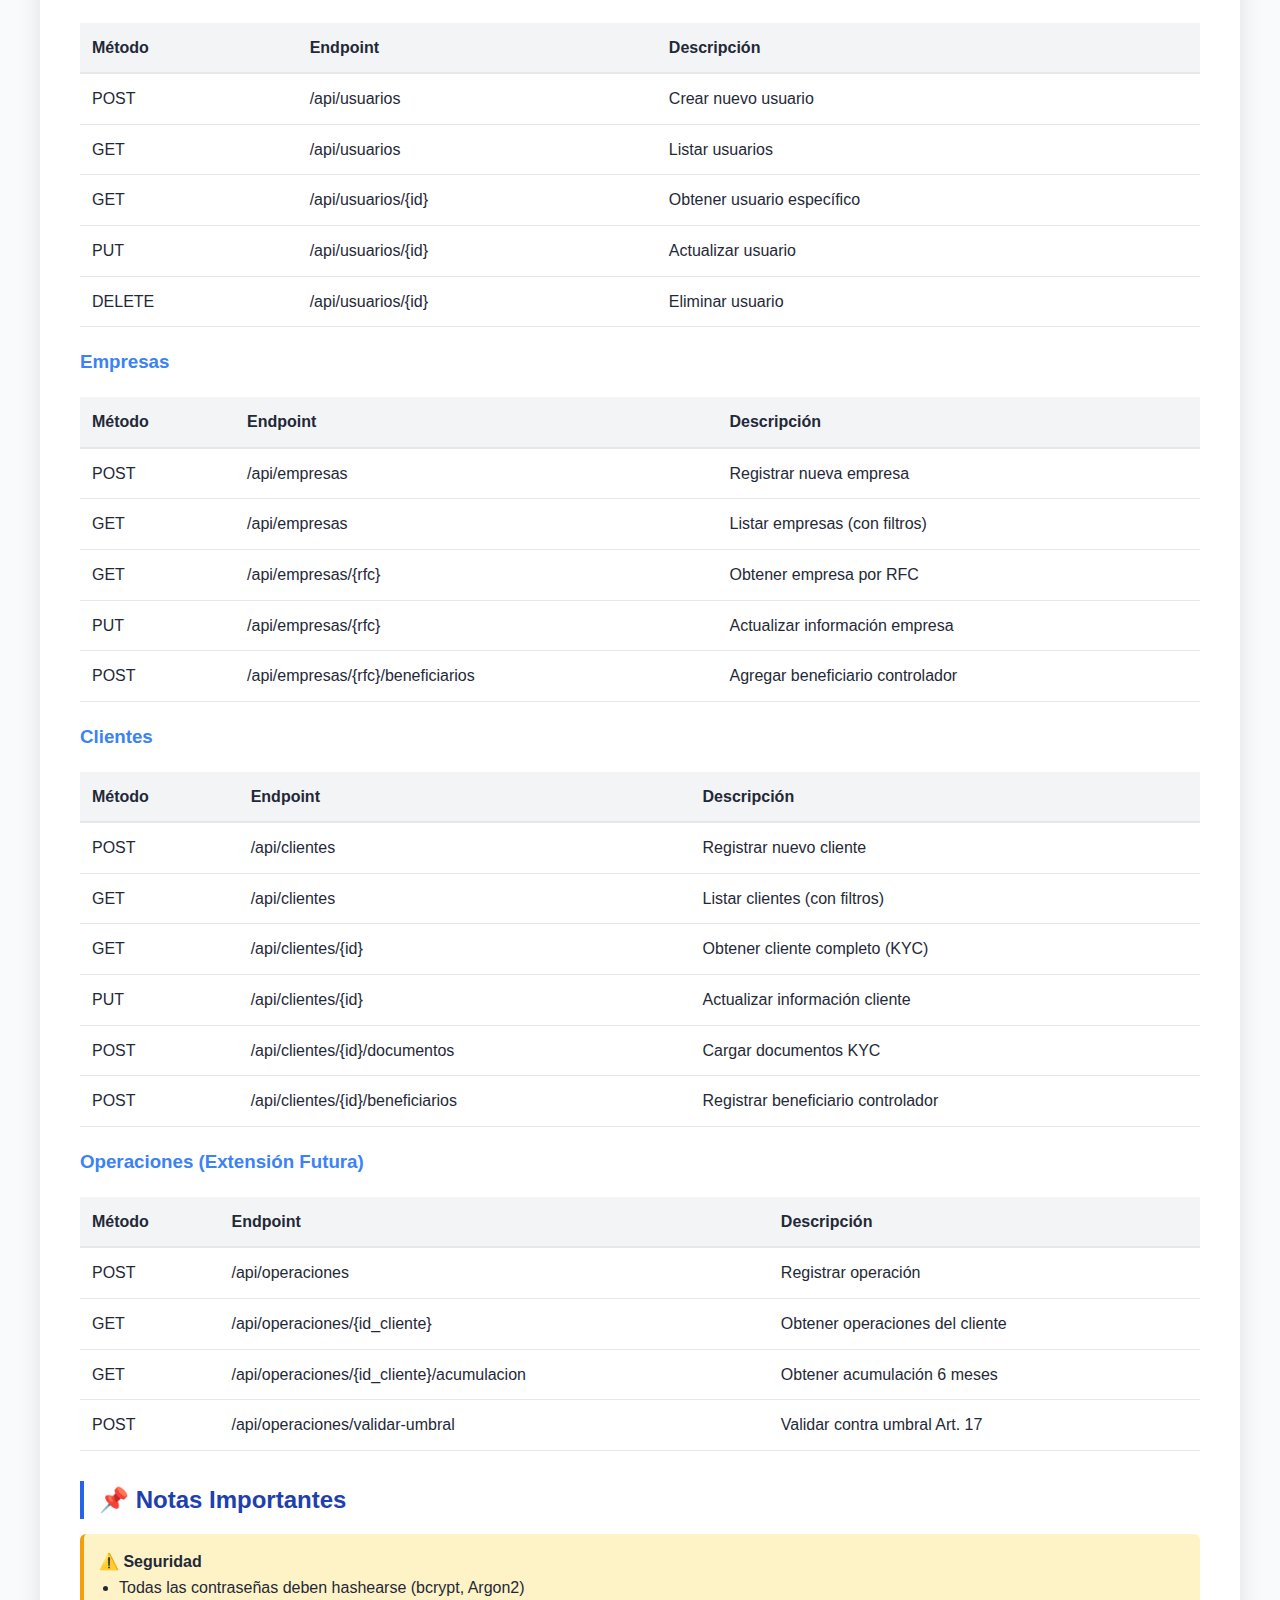
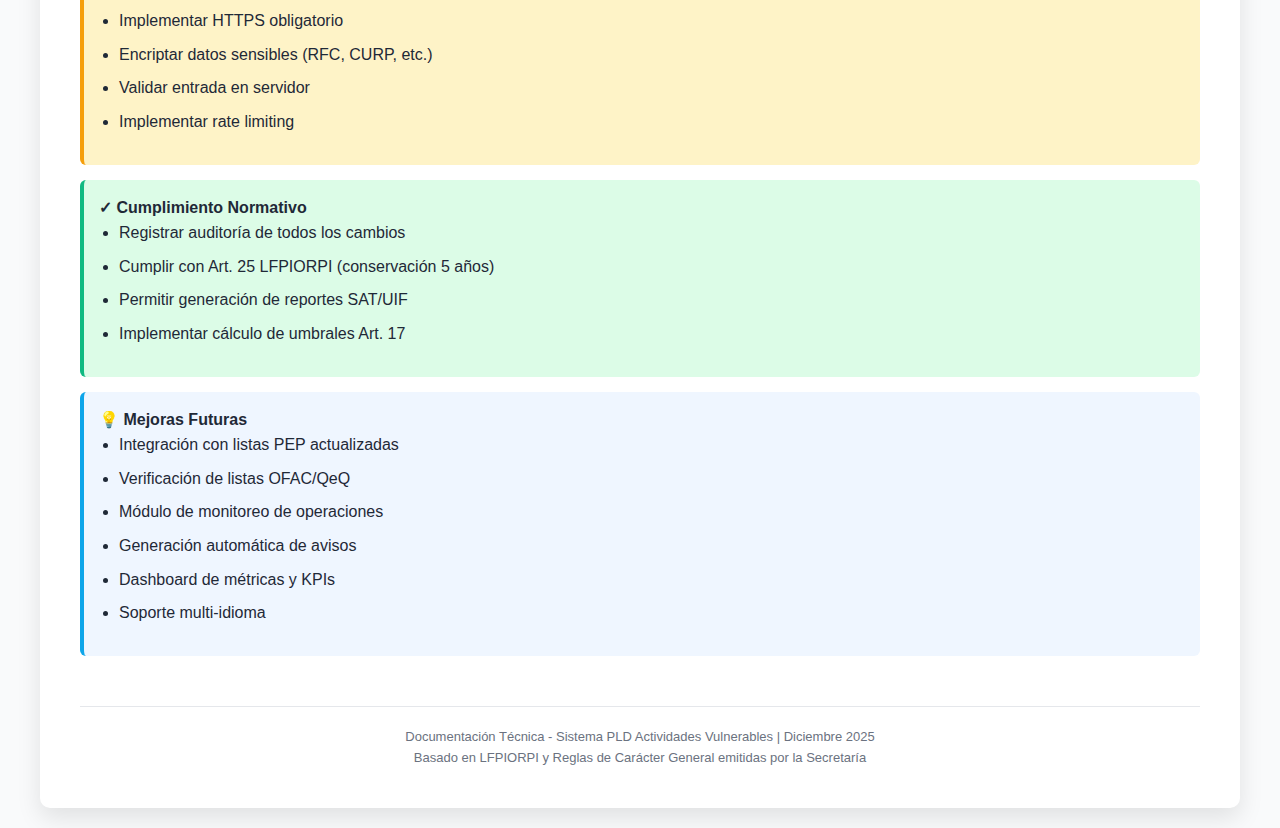
<file: prototipos/DOCUMENTACION_TECNICA.html>
<!DOCTYPE html>
<html lang="es">
<head>
    <meta charset="UTF-8">
    <meta name="viewport" content="width=device-width, initial-scale=1.0">
    <title>Documentación Técnica - Prototipos GUI PLD</title>
    <style>
        * {
            margin: 0;
            padding: 0;
            box-sizing: border-box;
        }

        body {
            font-family: 'Segoe UI', Tahoma, Geneva, Verdana, sans-serif;
            background-color: #f9fafb;
            color: #1f2937;
            line-height: 1.6;
            padding: 20px;
        }

        .container {
            max-width: 1200px;
            margin: 0 auto;
            background-color: #ffffff;
            border-radius: 10px;
            box-shadow: 0 10px 25px rgba(0, 0, 0, 0.1);
            padding: 40px;
        }

        h1 {
            color: #2563eb;
            border-bottom: 3px solid #2563eb;
            padding-bottom: 15px;
            margin-bottom: 30px;
        }

        h2 {
            color: #1e40af;
            margin-top: 30px;
            margin-bottom: 15px;
            border-left: 4px solid #2563eb;
            padding-left: 15px;
        }

        h3 {
            color: #3b82f6;
            margin-top: 20px;
            margin-bottom: 10px;
        }

        code {
            background-color: #f3f4f6;
            padding: 2px 6px;
            border-radius: 4px;
            font-family: 'Courier New', monospace;
            color: #d63384;
        }

        pre {
            background-color: #1f2937;
            color: #e5e7eb;
            padding: 20px;
            border-radius: 8px;
            overflow-x: auto;
            margin: 15px 0;
            line-height: 1.4;
        }

        table {
            width: 100%;
            border-collapse: collapse;
            margin: 20px 0;
        }

        table th {
            background-color: #f3f4f6;
            padding: 12px;
            text-align: left;
            font-weight: 600;
            border-bottom: 2px solid #e5e7eb;
        }

        table td {
            padding: 12px;
            border-bottom: 1px solid #e5e7eb;
        }

        table tr:hover {
            background-color: #f9fafb;
        }

        .example-box {
            background-color: #eff6ff;
            border-left: 4px solid #0ea5e9;
            padding: 15px;
            margin: 15px 0;
            border-radius: 6px;
        }

        .warning-box {
            background-color: #fef3c7;
            border-left: 4px solid #f59e0b;
            padding: 15px;
            margin: 15px 0;
            border-radius: 6px;
        }

        .success-box {
            background-color: #dcfce7;
            border-left: 4px solid #10b981;
            padding: 15px;
            margin: 15px 0;
            border-radius: 6px;
        }

        .section {
            margin: 30px 0;
        }

        ul, ol {
            margin-left: 20px;
            margin-bottom: 15px;
        }

        li {
            margin-bottom: 8px;
        }

        .grid {
            display: grid;
            grid-template-columns: repeat(auto-fit, minmax(300px, 1fr));
            gap: 20px;
            margin: 20px 0;
        }

        .card {
            background-color: #f9fafb;
            border: 1px solid #e5e7eb;
            border-radius: 8px;
            padding: 20px;
        }

        .card h4 {
            color: #2563eb;
            margin-bottom: 10px;
        }

        .feature-list {
            list-style: none;
            margin-left: 0;
        }

        .feature-list li:before {
            content: "✓ ";
            color: #10b981;
            font-weight: bold;
            margin-right: 8px;
        }

        .field-list {
            list-style: none;
            margin-left: 0;
        }

        .field-list li {
            padding: 8px 0;
            border-bottom: 1px solid #e5e7eb;
        }

        .field-list li:last-child {
            border-bottom: none;
        }

        .field-name {
            font-weight: 600;
            color: #1f2937;
        }

        .field-type {
            color: #6b7280;
            font-size: 13px;
        }

        .required {
            color: #ef4444;
        }

        .toc {
            background-color: #f3f4f6;
            padding: 20px;
            border-radius: 8px;
            margin: 20px 0;
        }

        .toc ul {
            margin-left: 20px;
        }

        .toc a {
            color: #2563eb;
            text-decoration: none;
        }

        .toc a:hover {
            text-decoration: underline;
        }

        footer {
            margin-top: 50px;
            padding-top: 20px;
            border-top: 1px solid #e5e7eb;
            text-align: center;
            color: #6b7280;
            font-size: 13px;
        }
    </style>
</head>
<body>
    <div class="container">
        <h1>📚 Documentación Técnica - Prototipos GUI PLD</h1>

        <div class="toc">
            <h3>Tabla de Contenidos</h3>
            <ul>
                <li><a href="#arqui">Arquitectura del Sistema</a></li>
                <li><a href="#modulos">Módulos Implementados</a></li>
                <li><a href="#estructura-datos">Estructura de Datos</a></li>
                <li><a href="#integracion">Integración Backend</a></li>
                <li><a href="#validaciones">Sistema de Validaciones</a></li>
                <li><a href="#ejemplo-datos">Datos de Ejemplo</a></li>
                <li><a href="#api-endpoints">Endpoints API Propuestos</a></li>
            </ul>
        </div>

        <section id="arqui" class="section">
            <h2>🏗️ Arquitectura del Sistema</h2>
            
            <h3>Estructura de Carpetas Propuesta</h3>
            <pre>
proyecto-pld/
├── frontend/
│   ├── prototipos/
│   │   ├── index.html
│   │   ├── styles.css
│   │   ├── script.js
│   │   └── README.md
│   └── assets/
│       ├── images/
│       ├── fonts/
│       └── icons/
├── backend/
│   ├── api/
│   │   ├── usuarios/
│   │   ├── empresas/
│   │   ├── clientes/
│   │   ├── operaciones/
│   │   └── reportes/
│   ├── models/
│   ├── controllers/
│   ├── middleware/
│   └── config/
├── database/
│   ├── migrations/
│   └── seeds/
├── docs/
│   ├── API.md
│   ├── DATABASE.md
│   └── REGULACIONES.md
└── README.md
            </pre>

            <h3>Stack Tecnológico Recomendado</h3>
            <table>
                <thead>
                    <tr>
                        <th>Capa</th>
                        <th>Recomendado</th>
                        <th>Alternativa</th>
                    </tr>
                </thead>
                <tbody>
                    <tr>
                        <td>Frontend</td>
                        <td>HTML5 + CSS3 + JavaScript Vanilla (Actual)</td>
                        <td>React.js, Vue.js, Angular</td>
                    </tr>
                    <tr>
                        <td>Backend</td>
                        <td>C# / ASP.NET Core</td>
                        <td>Node.js/Express, Python/Flask, Java</td>
                    </tr>
                    <tr>
                        <td>Base de Datos</td>
                        <td>SQL Server 2019+</td>
                        <td>PostgreSQL, MySQL, Oracle</td>
                    </tr>
                    <tr>
                        <td>Autenticación</td>
                        <td>JWT + OAuth 2.0</td>
                        <td>Session-based, SAML</td>
                    </tr>
                    <tr>
                        <td>API</td>
                        <td>REST con OpenAPI 3.0</td>
                        <td>GraphQL, SOAP</td>
                    </tr>
                </tbody>
            </table>
        </section>

        <section id="modulos" class="section">
            <h2>📦 Módulos Implementados</h2>

            <h3>1️⃣ Módulo: Registro de Usuarios</h3>
            <div class="card">
                <h4>Características</h4>
                <ul class="feature-list">
                    <li>CRUD completo de usuarios del sistema</li>
                    <li>Asignación de roles y permisos</li>
                    <li>Gestión de contraseñas</li>
                    <li>Estado activo/inactivo</li>
                    <li>Auditoría de cambios</li>
                </ul>
            </div>

            <h3>2️⃣ Módulo: Registro de Empresas</h3>
            <div class="card">
                <h4>Características</h4>
                <ul class="feature-list">
                    <li>Gestión de clientes empresariales (PM)</li>
                    <li>Clasificación por actividad vulnerable</li>
                    <li>Administración de beneficiarios controladores</li>
                    <li>Cálculo automático de riesgo</li>
                    <li>Historial de cambios de información</li>
                </ul>
            </div>

            <h3>3️⃣ Módulo: Registro de Clientes</h3>
            <div class="card">
                <h4>Características</h4>
                <ul class="feature-list">
                    <li>KYC Universal para todos los clientes</li>
                    <li>KYC Reforzado (DDR) para alto riesgo</li>
                    <li>Gestión de documentación completa</li>
                    <li>Identificación de beneficiarios controladores</li>
                    <li>Clasificación de riesgo automática</li>
                </ul>
            </div>
        </section>

        <section id="estructura-datos" class="section">
            <h2>🗄️ Estructura de Datos</h2>

            <h3>Tabla: Usuarios</h3>
            <ul class="field-list">
                <li><span class="field-name">id_usuario</span> <span class="field-type">INT, PK</span> <span class="required">*</span></li>
                <li><span class="field-name">nombre</span> <span class="field-type">VARCHAR(255)</span> <span class="required">*</span></li>
                <li><span class="field-name">email</span> <span class="field-type">VARCHAR(255), UNIQUE</span> <span class="required">*</span></li>
                <li><span class="field-name">contraseña_hash</span> <span class="field-type">VARCHAR(255)</span> <span class="required">*</span></li>
                <li><span class="field-name">rol</span> <span class="field-type">VARCHAR(50)</span> <span class="required">*</span></li>
                <li><span class="field-name">telefono</span> <span class="field-type">VARCHAR(20)</span></li>
                <li><span class="field-name">activo</span> <span class="field-type">BIT</span> <span class="required">*</span></li>
                <li><span class="field-name">fecha_creacion</span> <span class="field-type">DATETIME</span> <span class="required">*</span></li>
                <li><span class="field-name">fecha_modificacion</span> <span class="field-type">DATETIME</span></li>
            </ul>

            <h3>Tabla: Empresas</h3>
            <ul class="field-list">
                <li><span class="field-name">id_empresa</span> <span class="field-type">INT, PK</span> <span class="required">*</span></li>
                <li><span class="field-name">rfc</span> <span class="field-type">VARCHAR(13), UNIQUE</span> <span class="required">*</span></li>
                <li><span class="field-name">razon_social</span> <span class="field-type">VARCHAR(255)</span> <span class="required">*</span></li>
                <li><span class="field-name">fecha_constitucion</span> <span class="field-type">DATE</span> <span class="required">*</span></li>
                <li><span class="field-name">tipo_actividad_vulnerable</span> <span class="field-type">VARCHAR(50)</span> <span class="required">*</span></li>
                <li><span class="field-name">subtipo_actividad</span> <span class="field-type">VARCHAR(255)</span> <span class="required">*</span></li>
                <li><span class="field-name">clasificacion_riesgo</span> <span class="field-type">VARCHAR(20)</span> <span class="required">*</span></li>
                <li><span class="field-name">es_pep</span> <span class="field-type">BIT</span> <span class="required">*</span></li>
                <li><span class="field-name">email</span> <span class="field-type">VARCHAR(255)</span> <span class="required">*</span></li>
                <li><span class="field-name">telefono</span> <span class="field-type">VARCHAR(20)</span> <span class="required">*</span></li>
                <li><span class="field-name">domicilio</span> <span class="field-type">VARCHAR(500)</span> <span class="required">*</span></li>
                <li><span class="field-name">comprobante_domicilio</span> <span class="field-type">VARCHAR(255)</span></li>
                <li><span class="field-name">estado_kyc</span> <span class="field-type">VARCHAR(20)</span> <span class="required">*</span></li>
                <li><span class="field-name">fecha_creacion</span> <span class="field-type">DATETIME</span> <span class="required">*</span></li>
            </ul>

            <h3>Tabla: Clientes</h3>
            <ul class="field-list">
                <li><span class="field-name">id_cliente</span> <span class="field-type">INT, PK</span> <span class="required">*</span></li>
                <li><span class="field-name">tipo_cliente</span> <span class="field-type">VARCHAR(50)</span> <span class="required">*</span></li>
                <li><span class="field-name">nombre</span> <span class="field-type">VARCHAR(255)</span> <span class="required">*</span></li>
                <li><span class="field-name">rfc_curp</span> <span class="field-type">VARCHAR(18), UNIQUE</span> <span class="required">*</span></li>
                <li><span class="field-name">fecha_nacimiento_constitucion</span> <span class="field-type">DATE</span> <span class="required">*</span></li>
                <li><span class="field-name">nacionalidad</span> <span class="field-type">VARCHAR(50)</span> <span class="required">*</span></li>
                <li><span class="field-name">tipo_relacion</span> <span class="field-type">VARCHAR(50)</span> <span class="required">*</span></li>
                <li><span class="field-name">email</span> <span class="field-type">VARCHAR(255)</span> <span class="required">*</span></li>
                <li><span class="field-name">telefono</span> <span class="field-type">VARCHAR(20)</span> <span class="required">*</span></li>
                <li><span class="field-name">actividad_economica</span> <span class="field-type">TEXT</span> <span class="required">*</span></li>
                <li><span class="field-name">clasificacion_riesgo</span> <span class="field-type">VARCHAR(20)</span> <span class="required">*</span></li>
                <li><span class="field-name">es_pep</span> <span class="field-type">BIT</span> <span class="required">*</span></li>
                <li><span class="field-name">estado_kyc</span> <span class="field-type">VARCHAR(20)</span> <span class="required">*</span></li>
                <li><span class="field-name">ddr_aplica</span> <span class="field-type">BIT</span> <span class="required">*</span></li>
                <li><span class="field-name">fecha_creacion</span> <span class="field-type">DATETIME</span> <span class="required">*</span></li>
                <li><span class="field-name">fecha_ult_actualizacion</span> <span class="field-type">DATETIME</span></li>
            </ul>

            <h3>Tabla: Beneficiarios_Controladores</h3>
            <ul class="field-list">
                <li><span class="field-name">id_beneficiario</span> <span class="field-type">INT, PK</span> <span class="required">*</span></li>
                <li><span class="field-name">id_cliente</span> <span class="field-type">INT, FK</span> <span class="required">*</span></li>
                <li><span class="field-name">nombre</span> <span class="field-type">VARCHAR(255)</span> <span class="required">*</span></li>
                <li><span class="field-name">rfc_curp</span> <span class="field-type">VARCHAR(18)</span> <span class="required">*</span></li>
                <li><span class="field-name">participacion_porcentaje</span> <span class="field-type">DECIMAL(5,2)</span> <span class="required">*</span></li>
                <li><span class="field-name">tipo_control</span> <span class="field-type">VARCHAR(50)</span> <span class="required">*</span></li>
                <li><span class="field-name">nacionalidad</span> <span class="field-type">VARCHAR(50)</span> <span class="required">*</span></li>
            </ul>

            <h3>Tabla: Documentos_KYC</h3>
            <ul class="field-list">
                <li><span class="field-name">id_documento</span> <span class="field-type">INT, PK</span> <span class="required">*</span></li>
                <li><span class="field-name">id_cliente</span> <span class="field-type">INT, FK</span> <span class="required">*</span></li>
                <li><span class="field-name">tipo_documento</span> <span class="field-type">VARCHAR(50)</span> <span class="required">*</span></li>
                <li><span class="field-name">ruta_archivo</span> <span class="field-type">VARCHAR(500)</span> <span class="required">*</span></li>
                <li><span class="field-name">fecha_carga</span> <span class="field-type">DATETIME</span> <span class="required">*</span></li>
                <li><span class="field-name">fecha_expiracion</span> <span class="field-type">DATE</span></li>
                <li><span class="field-name">estado</span> <span class="field-type">VARCHAR(20)</span> <span class="required">*</span></li>
            </ul>
        </section>

        <section id="integracion" class="section">
            <h2>🔗 Integración Backend</h2>

            <div class="success-box">
                <strong>✓ Recomendación:</strong> Implementar API REST con autenticación JWT y base de datos SQL Server para cumplir con los requisitos regulatorios de PLD.
            </div>

            <h3>Ejemplo de Integración (JavaScript)</h3>
            <pre>
// Guardar Cliente
async function guardarCliente(cliente) {
    try {
        const response = await fetch('/api/clientes', {
            method: 'POST',
            headers: {
                'Content-Type': 'application/json',
                'Authorization': `Bearer ${localStorage.getItem('token')}`
            },
            body: JSON.stringify(cliente)
        });

        if (!response.ok) {
            throw new Error(`Error: ${response.status}`);
        }

        const data = await response.json();
        console.log('Cliente creado:', data);
        return data;
    } catch (error) {
        console.error('Error al guardar cliente:', error);
    }
}

// Obtener Clientes con filtros
async function obtenerClientes(filtros = {}) {
    try {
        const queryString = new URLSearchParams(filtros).toString();
        const response = await fetch(`/api/clientes?${queryString}`, {
            headers: {
                'Authorization': `Bearer ${localStorage.getItem('token')}`
            }
        });

        const data = await response.json();
        return data;
    } catch (error) {
        console.error('Error al obtener clientes:', error);
    }
}
            </pre>

            <h3>Configuración de CORS</h3>
            <div class="example-box">
                <p><strong>Para el backend en ASP.NET Core:</strong></p>
                <pre>
builder.Services.AddCors(options =>
{
    options.AddPolicy("AllowAll", builder =>
        builder.AllowAnyOrigin()
               .AllowAnyMethod()
               .AllowAnyHeader());
});

app.UseCors("AllowAll");
                </pre>
            </div>
        </section>

        <section id="validaciones" class="section">
            <h2>✅ Sistema de Validaciones</h2>

            <h3>Validaciones en Cliente</h3>
            <ul>
                <li><strong>RFC:</strong> Formato ABC123456XYZ (13 caracteres)</li>
                <li><strong>CURP:</strong> Formato 18 caracteres</li>
                <li><strong>Email:</strong> Formato válido de correo electrónico</li>
                <li><strong>Teléfono:</strong> Formato +52 followed by 10 digits</li>
                <li><strong>Participación:</strong> 0-100%</li>
                <li><strong>Campos Requeridos:</strong> Validación de campos marcados con *</li>
            </ul>

            <h3>Validaciones en Servidor</h3>
            <ul>
                <li><strong>Duplicados:</strong> RFC, CURP, Email únicos</li>
                <li><strong>Integridad Referencial:</strong> FK válidas</li>
                <li><strong>Reglas de Negocio:</strong> Beneficiarios ≥25%</li>
                <li><strong>Datos Sensibles:</strong> Encriptación de RFC/CURP</li>
                <li><strong>Auditoría:</strong> Registro de todos los cambios</li>
            </ul>

            <h3>Funciones de Validación JavaScript</h3>
            <pre>
// Validar RFC
const regexRFC = /^[A-ZÑ&]{3,4}\d{6}[A-Z0-9]{3}$/;

// Validar CURP
const regexCURP = /^[A-Z]{4}\d{6}[HM][A-Z]{5}[A-Z0-9]\d$/;

// Validar Email
const regexEmail = /^[^\s@]+@[^\s@]+\.[^\s@]+$/;

// Validar Teléfono
const regexTelefono = /^\+52\s?\d{10}$/;
            </pre>
        </section>

        <section id="ejemplo-datos" class="section">
            <h2>📊 Datos de Ejemplo</h2>

            <h3>Usuario de Ejemplo</h3>
            <pre>
{
    "id_usuario": 1,
    "nombre": "Juan Carlos López Martínez",
    "email": "jc.lopez@empresa.com",
    "contraseña_hash": "hashed_password_here",
    "rol": "admin",
    "telefono": "+52 5512345678",
    "activo": true,
    "fecha_creacion": "2025-01-15T10:30:00Z"
}
            </pre>

            <h3>Empresa de Ejemplo</h3>
            <pre>
{
    "id_empresa": 1,
    "rfc": "ABC123456XYZ",
    "razon_social": "Casino Royal México S.A. de C.V.",
    "fecha_constitucion": "2020-05-15",
    "tipo_actividad_vulnerable": "I",
    "subtipo_actividad": "juegos con apuesta",
    "clasificacion_riesgo": "alto",
    "es_pep": false,
    "email": "contacto@casinoroyal.com",
    "telefono": "+52 5555555555",
    "domicilio": "Avenida Paseo de la Reforma 505, Piso 10, 06500 CDMX",
    "estado_kyc": "completo"
}
            </pre>

            <h3>Cliente de Ejemplo</h3>
            <pre>
{
    "id_cliente": 1,
    "tipo_cliente": "pf",
    "nombre": "Roberto Martínez González",
    "rfc_curp": "MAGR800515HDFMRB01",
    "fecha_nacimiento_constitucion": "1980-05-15",
    "nacionalidad": "mexico",
    "tipo_relacion": "continua",
    "email": "roberto.martinez@email.com",
    "telefono": "+52 5543210987",
    "actividad_economica": "Empresario independiente en comercio electrónico",
    "clasificacion_riesgo": "medio",
    "es_pep": false,
    "estado_kyc": "completo",
    "ddr_aplica": false,
    "beneficiario_controlador": {
        "nombre": "María González Torres",
        "rfc_curp": "GOTM900720HDFRLR02",
        "participacion_porcentaje": 100,
        "tipo_control": "propiedad",
        "nacionalidad": "mexico"
    }
}
            </pre>

            <h3>Operación de Ejemplo</h3>
            <pre>
{
    "id_operacion": 1,
    "id_cliente": 1,
    "id_empresa": 1,
    "tipo_operacion": "compra_fichas",
    "monto": 40000.00,
    "moneda": "MXN",
    "fecha_operacion": "2025-01-20T14:30:00Z",
    "tipo_identificacion": "Compra de fichas de juego",
    "requiere_aviso": true,
    "razón_aviso": "Supera umbral de $35,286"
}
            </pre>
        </section>

        <section id="api-endpoints" class="section">
            <h2>🔌 Endpoints API Propuestos</h2>

            <h3>Usuarios</h3>
            <table>
                <thead>
                    <tr>
                        <th>Método</th>
                        <th>Endpoint</th>
                        <th>Descripción</th>
                    </tr>
                </thead>
                <tbody>
                    <tr>
                        <td>POST</td>
                        <td>/api/usuarios</td>
                        <td>Crear nuevo usuario</td>
                    </tr>
                    <tr>
                        <td>GET</td>
                        <td>/api/usuarios</td>
                        <td>Listar usuarios</td>
                    </tr>
                    <tr>
                        <td>GET</td>
                        <td>/api/usuarios/{id}</td>
                        <td>Obtener usuario específico</td>
                    </tr>
                    <tr>
                        <td>PUT</td>
                        <td>/api/usuarios/{id}</td>
                        <td>Actualizar usuario</td>
                    </tr>
                    <tr>
                        <td>DELETE</td>
                        <td>/api/usuarios/{id}</td>
                        <td>Eliminar usuario</td>
                    </tr>
                </tbody>
            </table>

            <h3>Empresas</h3>
            <table>
                <thead>
                    <tr>
                        <th>Método</th>
                        <th>Endpoint</th>
                        <th>Descripción</th>
                    </tr>
                </thead>
                <tbody>
                    <tr>
                        <td>POST</td>
                        <td>/api/empresas</td>
                        <td>Registrar nueva empresa</td>
                    </tr>
                    <tr>
                        <td>GET</td>
                        <td>/api/empresas</td>
                        <td>Listar empresas (con filtros)</td>
                    </tr>
                    <tr>
                        <td>GET</td>
                        <td>/api/empresas/{rfc}</td>
                        <td>Obtener empresa por RFC</td>
                    </tr>
                    <tr>
                        <td>PUT</td>
                        <td>/api/empresas/{rfc}</td>
                        <td>Actualizar información empresa</td>
                    </tr>
                    <tr>
                        <td>POST</td>
                        <td>/api/empresas/{rfc}/beneficiarios</td>
                        <td>Agregar beneficiario controlador</td>
                    </tr>
                </tbody>
            </table>

            <h3>Clientes</h3>
            <table>
                <thead>
                    <tr>
                        <th>Método</th>
                        <th>Endpoint</th>
                        <th>Descripción</th>
                    </tr>
                </thead>
                <tbody>
                    <tr>
                        <td>POST</td>
                        <td>/api/clientes</td>
                        <td>Registrar nuevo cliente</td>
                    </tr>
                    <tr>
                        <td>GET</td>
                        <td>/api/clientes</td>
                        <td>Listar clientes (con filtros)</td>
                    </tr>
                    <tr>
                        <td>GET</td>
                        <td>/api/clientes/{id}</td>
                        <td>Obtener cliente completo (KYC)</td>
                    </tr>
                    <tr>
                        <td>PUT</td>
                        <td>/api/clientes/{id}</td>
                        <td>Actualizar información cliente</td>
                    </tr>
                    <tr>
                        <td>POST</td>
                        <td>/api/clientes/{id}/documentos</td>
                        <td>Cargar documentos KYC</td>
                    </tr>
                    <tr>
                        <td>POST</td>
                        <td>/api/clientes/{id}/beneficiarios</td>
                        <td>Registrar beneficiario controlador</td>
                    </tr>
                </tbody>
            </table>

            <h3>Operaciones (Extensión Futura)</h3>
            <table>
                <thead>
                    <tr>
                        <th>Método</th>
                        <th>Endpoint</th>
                        <th>Descripción</th>
                    </tr>
                </thead>
                <tbody>
                    <tr>
                        <td>POST</td>
                        <td>/api/operaciones</td>
                        <td>Registrar operación</td>
                    </tr>
                    <tr>
                        <td>GET</td>
                        <td>/api/operaciones/{id_cliente}</td>
                        <td>Obtener operaciones del cliente</td>
                    </tr>
                    <tr>
                        <td>GET</td>
                        <td>/api/operaciones/{id_cliente}/acumulacion</td>
                        <td>Obtener acumulación 6 meses</td>
                    </tr>
                    <tr>
                        <td>POST</td>
                        <td>/api/operaciones/validar-umbral</td>
                        <td>Validar contra umbral Art. 17</td>
                    </tr>
                </tbody>
            </table>
        </section>

        <section class="section">
            <h2>📌 Notas Importantes</h2>

            <div class="warning-box">
                <h4>⚠️ Seguridad</h4>
                <ul>
                    <li>Todas las contraseñas deben hashearse (bcrypt, Argon2)</li>
                    <li>Implementar HTTPS obligatorio</li>
                    <li>Encriptar datos sensibles (RFC, CURP, etc.)</li>
                    <li>Validar entrada en servidor</li>
                    <li>Implementar rate limiting</li>
                </ul>
            </div>

            <div class="success-box">
                <h4>✓ Cumplimiento Normativo</h4>
                <ul>
                    <li>Registrar auditoría de todos los cambios</li>
                    <li>Cumplir con Art. 25 LFPIORPI (conservación 5 años)</li>
                    <li>Permitir generación de reportes SAT/UIF</li>
                    <li>Implementar cálculo de umbrales Art. 17</li>
                </ul>
            </div>

            <div class="example-box">
                <h4>💡 Mejoras Futuras</h4>
                <ul>
                    <li>Integración con listas PEP actualizadas</li>
                    <li>Verificación de listas OFAC/QeQ</li>
                    <li>Módulo de monitoreo de operaciones</li>
                    <li>Generación automática de avisos</li>
                    <li>Dashboard de métricas y KPIs</li>
                    <li>Soporte multi-idioma</li>
                </ul>
            </div>
        </section>

        <footer>
            <p>Documentación Técnica - Sistema PLD Actividades Vulnerables | Diciembre 2025</p>
            <p>Basado en LFPIORPI y Reglas de Carácter General emitidas por la Secretaría</p>
        </footer>
    </div>
</body>
</html>
</file>
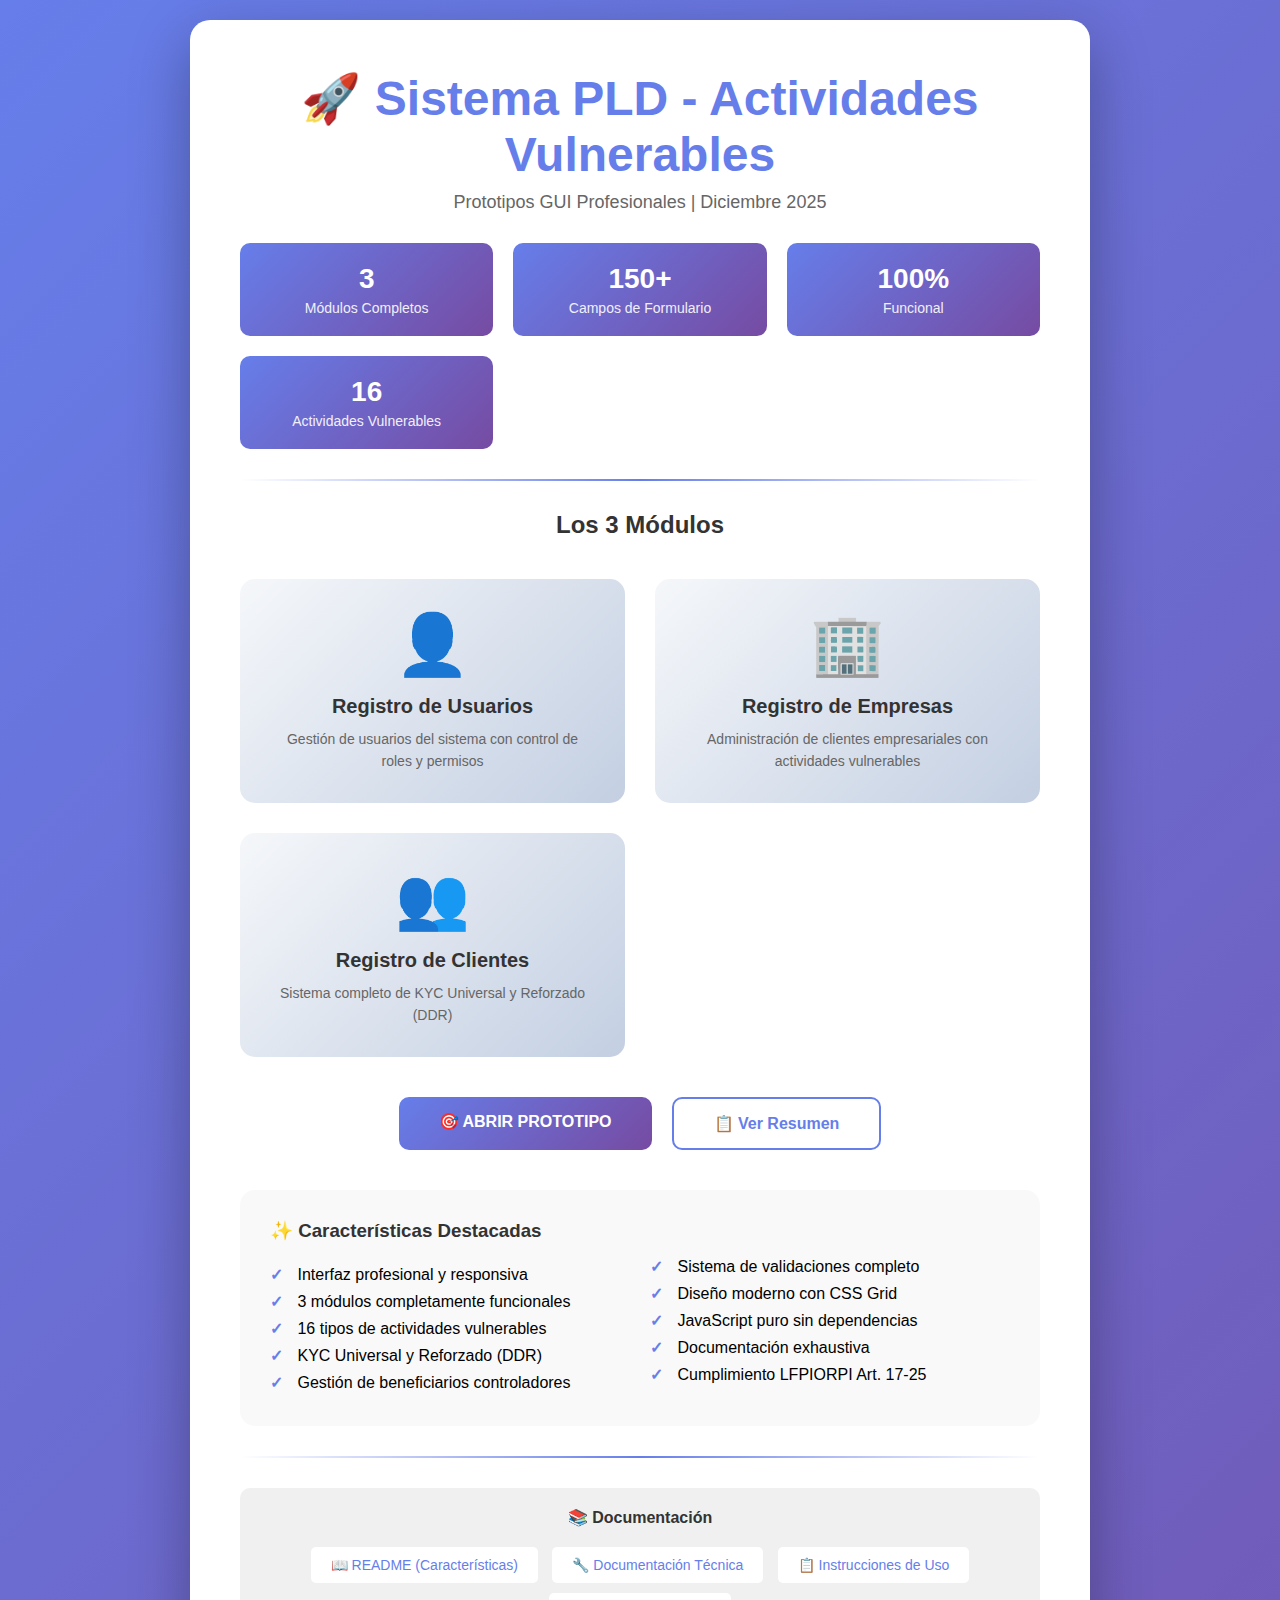
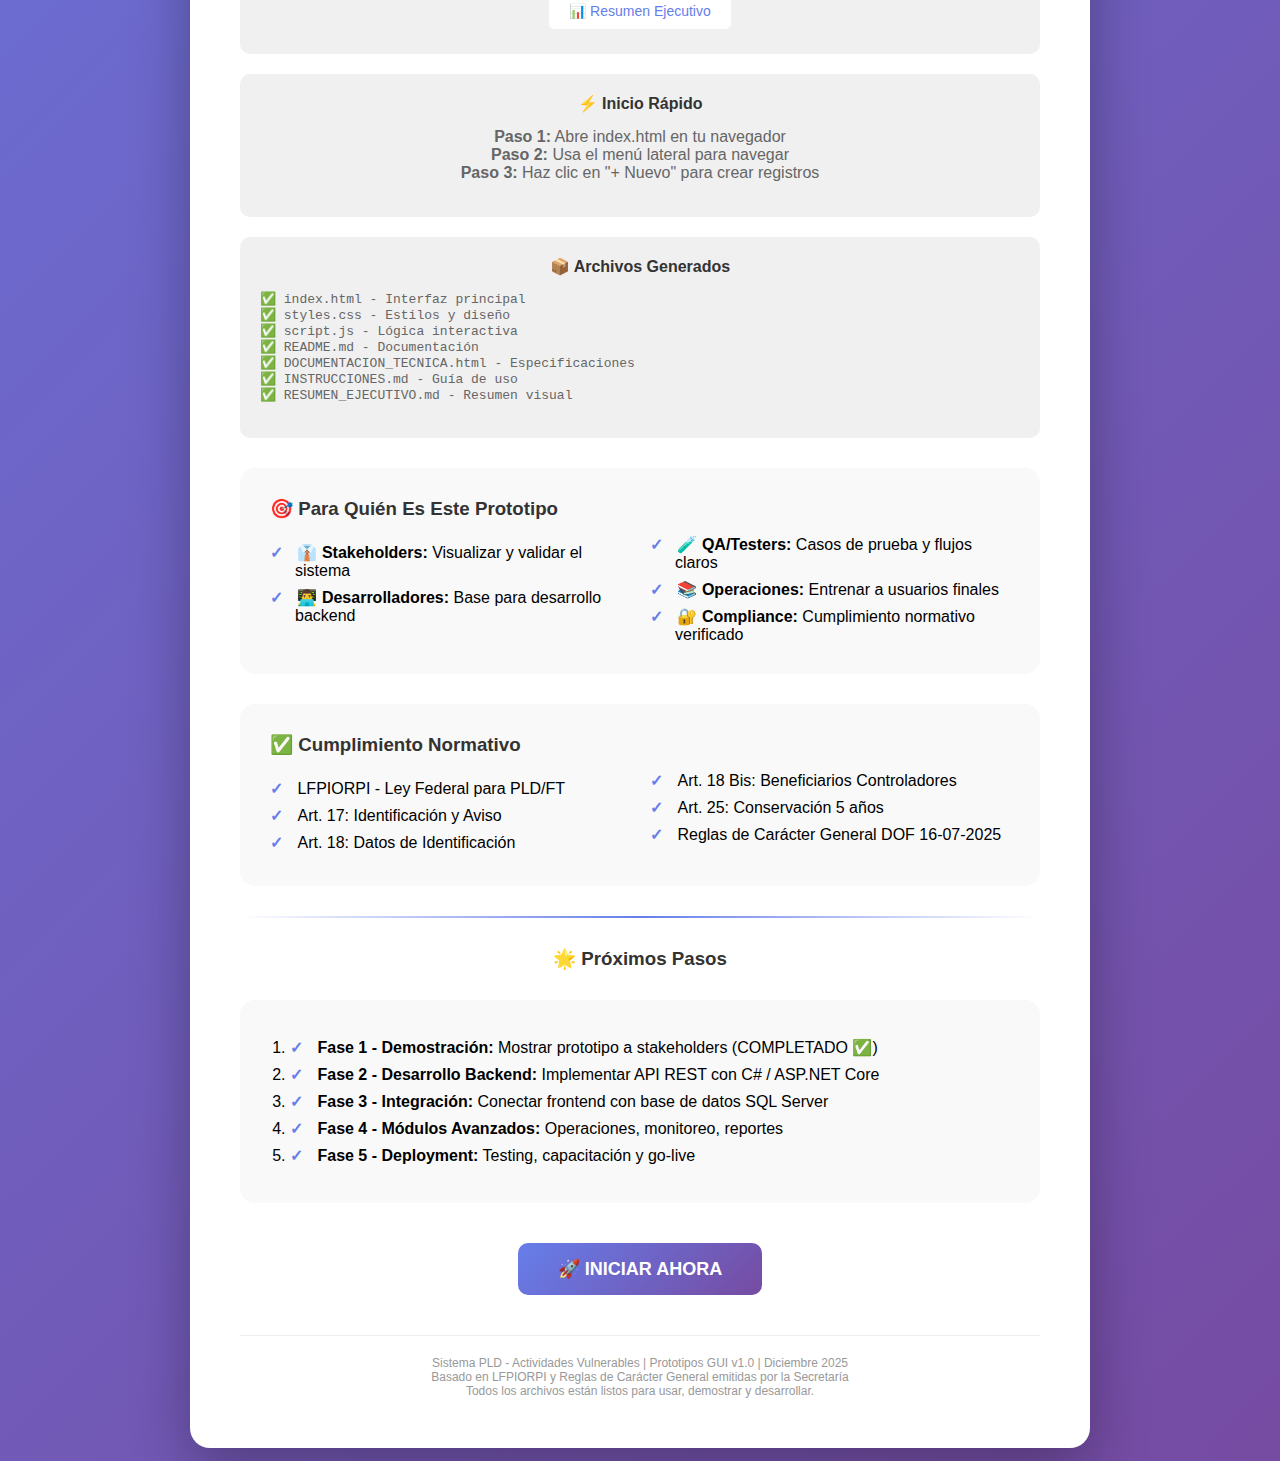
<file: prototipos/INICIO.html>
<!DOCTYPE html>
<html lang="es">
<head>
    <meta charset="UTF-8">
    <meta name="viewport" content="width=device-width, initial-scale=1.0">
    <title>🚀 INICIO RÁPIDO - Prototipos PLD</title>
    <style>
        * { margin: 0; padding: 0; box-sizing: border-box; }
        body { 
            font-family: 'Segoe UI', Tahoma, Geneva, Verdana, sans-serif;
            background: linear-gradient(135deg, #667eea 0%, #764ba2 100%);
            min-height: 100vh;
            display: flex;
            align-items: center;
            justify-content: center;
            padding: 20px;
        }
        .container {
            background: white;
            border-radius: 20px;
            box-shadow: 0 20px 60px rgba(0,0,0,0.3);
            max-width: 900px;
            padding: 50px;
            text-align: center;
        }
        h1 {
            color: #667eea;
            font-size: 48px;
            margin-bottom: 10px;
        }
        .subtitle {
            color: #666;
            font-size: 18px;
            margin-bottom: 30px;
        }
        .modules {
            display: grid;
            grid-template-columns: repeat(auto-fit, minmax(250px, 1fr));
            gap: 30px;
            margin: 40px 0;
        }
        .module-card {
            background: linear-gradient(135deg, #f5f7fa 0%, #c3cfe2 100%);
            padding: 30px;
            border-radius: 15px;
            transition: all 0.3s ease;
            cursor: pointer;
        }
        .module-card:hover {
            transform: translateY(-10px);
            box-shadow: 0 10px 30px rgba(0,0,0,0.2);
        }
        .module-icon {
            font-size: 60px;
            margin-bottom: 15px;
        }
        .module-card h3 {
            color: #333;
            margin-bottom: 10px;
            font-size: 20px;
        }
        .module-card p {
            color: #666;
            font-size: 14px;
            line-height: 1.6;
        }
        .action-buttons {
            margin: 40px 0;
            display: flex;
            gap: 20px;
            justify-content: center;
            flex-wrap: wrap;
        }
        .btn {
            padding: 15px 40px;
            border: none;
            border-radius: 10px;
            font-size: 16px;
            font-weight: bold;
            cursor: pointer;
            transition: all 0.3s ease;
            text-decoration: none;
            display: inline-block;
        }
        .btn-primary {
            background: linear-gradient(135deg, #667eea 0%, #764ba2 100%);
            color: white;
        }
        .btn-primary:hover {
            transform: scale(1.05);
            box-shadow: 0 10px 25px rgba(102, 126, 234, 0.4);
        }
        .btn-secondary {
            background: white;
            color: #667eea;
            border: 2px solid #667eea;
        }
        .btn-secondary:hover {
            background: #f0f0f0;
        }
        .features {
            background: #f9f9f9;
            padding: 30px;
            border-radius: 15px;
            margin: 30px 0;
            text-align: left;
        }
        .features h3 {
            color: #333;
            margin-bottom: 15px;
        }
        .features ul {
            list-style: none;
            columns: 2;
            gap: 20px;
        }
        .features li {
            margin: 8px 0;
            padding-left: 25px;
        }
        .features li:before {
            content: "✓ ";
            color: #667eea;
            font-weight: bold;
            margin-left: -25px;
            margin-right: 10px;
        }
        .info-boxes {
            display: grid;
            grid-template-columns: repeat(auto-fit, minmax(200px, 1fr));
            gap: 20px;
            margin: 30px 0;
        }
        .info-box {
            background: linear-gradient(135deg, #667eea 0%, #764ba2 100%);
            color: white;
            padding: 20px;
            border-radius: 10px;
            text-align: center;
        }
        .info-box h4 {
            font-size: 28px;
            margin-bottom: 5px;
        }
        .info-box p {
            font-size: 14px;
            opacity: 0.9;
        }
        .divider {
            height: 2px;
            background: linear-gradient(90deg, transparent, #667eea, transparent);
            margin: 30px 0;
        }
        .quick-links {
            background: #f0f0f0;
            padding: 20px;
            border-radius: 10px;
            margin: 20px 0;
        }
        .quick-links h4 {
            color: #333;
            margin-bottom: 15px;
        }
        .quick-links a {
            display: inline-block;
            margin: 5px;
            padding: 10px 20px;
            background: white;
            color: #667eea;
            text-decoration: none;
            border-radius: 5px;
            font-size: 14px;
            font-weight: 500;
            transition: all 0.2s ease;
        }
        .quick-links a:hover {
            background: #667eea;
            color: white;
        }
        .footer {
            margin-top: 40px;
            padding-top: 20px;
            border-top: 1px solid #eee;
            color: #999;
            font-size: 12px;
        }
    </style>
</head>
<body>
    <div class="container">
        <h1>🚀 Sistema PLD - Actividades Vulnerables</h1>
        <p class="subtitle">Prototipos GUI Profesionales | Diciembre 2025</p>
        
        <div class="info-boxes">
            <div class="info-box">
                <h4>3</h4>
                <p>Módulos Completos</p>
            </div>
            <div class="info-box">
                <h4>150+</h4>
                <p>Campos de Formulario</p>
            </div>
            <div class="info-box">
                <h4>100%</h4>
                <p>Funcional</p>
            </div>
            <div class="info-box">
                <h4>16</h4>
                <p>Actividades Vulnerables</p>
            </div>
        </div>

        <div class="divider"></div>

        <h2 style="color: #333; margin-bottom: 20px;">Los 3 Módulos</h2>
        <div class="modules">
            <div class="module-card">
                <div class="module-icon">👤</div>
                <h3>Registro de Usuarios</h3>
                <p>Gestión de usuarios del sistema con control de roles y permisos</p>
            </div>
            <div class="module-card">
                <div class="module-icon">🏢</div>
                <h3>Registro de Empresas</h3>
                <p>Administración de clientes empresariales con actividades vulnerables</p>
            </div>
            <div class="module-card">
                <div class="module-icon">👥</div>
                <h3>Registro de Clientes</h3>
                <p>Sistema completo de KYC Universal y Reforzado (DDR)</p>
            </div>
        </div>

        <div class="action-buttons">
            <a href="index.html" class="btn btn-primary">🎯 ABRIR PROTOTIPO</a>
            <a href="RESUMEN_EJECUTIVO.md" class="btn btn-secondary">📋 Ver Resumen</a>
        </div>

        <div class="features">
            <h3>✨ Características Destacadas</h3>
            <ul>
                <li>Interfaz profesional y responsiva</li>
                <li>3 módulos completamente funcionales</li>
                <li>16 tipos de actividades vulnerables</li>
                <li>KYC Universal y Reforzado (DDR)</li>
                <li>Gestión de beneficiarios controladores</li>
                <li>Sistema de validaciones completo</li>
                <li>Diseño moderno con CSS Grid</li>
                <li>JavaScript puro sin dependencias</li>
                <li>Documentación exhaustiva</li>
                <li>Cumplimiento LFPIORPI Art. 17-25</li>
            </ul>
        </div>

        <div class="divider"></div>

        <div class="quick-links">
            <h4>📚 Documentación</h4>
            <a href="README.md">📖 README (Características)</a>
            <a href="DOCUMENTACION_TECNICA.html">🔧 Documentación Técnica</a>
            <a href="INSTRUCCIONES.md">📋 Instrucciones de Uso</a>
            <a href="RESUMEN_EJECUTIVO.md">📊 Resumen Ejecutivo</a>
        </div>

        <div class="quick-links">
            <h4>⚡ Inicio Rápido</h4>
            <p style="margin-bottom: 15px; color: #666;">
                <strong>Paso 1:</strong> Abre index.html en tu navegador<br>
                <strong>Paso 2:</strong> Usa el menú lateral para navegar<br>
                <strong>Paso 3:</strong> Haz clic en "+ Nuevo" para crear registros
            </p>
        </div>

        <div class="quick-links">
            <h4>📦 Archivos Generados</h4>
            <p style="margin-bottom: 15px; color: #666; font-family: monospace; text-align: left;">
                ✅ index.html - Interfaz principal<br>
                ✅ styles.css - Estilos y diseño<br>
                ✅ script.js - Lógica interactiva<br>
                ✅ README.md - Documentación<br>
                ✅ DOCUMENTACION_TECNICA.html - Especificaciones<br>
                ✅ INSTRUCCIONES.md - Guía de uso<br>
                ✅ RESUMEN_EJECUTIVO.md - Resumen visual
            </p>
        </div>

        <div class="features">
            <h3>🎯 Para Quién Es Este Prototipo</h3>
            <ul>
                <li>👔 <strong>Stakeholders:</strong> Visualizar y validar el sistema</li>
                <li>👨‍💻 <strong>Desarrolladores:</strong> Base para desarrollo backend</li>
                <li>🧪 <strong>QA/Testers:</strong> Casos de prueba y flujos claros</li>
                <li>📚 <strong>Operaciones:</strong> Entrenar a usuarios finales</li>
                <li>🔐 <strong>Compliance:</strong> Cumplimiento normativo verificado</li>
            </ul>
        </div>

        <div class="features">
            <h3>✅ Cumplimiento Normativo</h3>
            <ul>
                <li>LFPIORPI - Ley Federal para PLD/FT</li>
                <li>Art. 17: Identificación y Aviso</li>
                <li>Art. 18: Datos de Identificación</li>
                <li>Art. 18 Bis: Beneficiarios Controladores</li>
                <li>Art. 25: Conservación 5 años</li>
                <li>Reglas de Carácter General DOF 16-07-2025</li>
            </ul>
        </div>

        <div class="divider"></div>

        <h3 style="color: #333; margin-bottom: 20px;">🌟 Próximos Pasos</h3>
        <div class="features">
            <ol style="margin-left: 20px; text-align: left;">
                <li><strong>Fase 1 - Demostración:</strong> Mostrar prototipo a stakeholders (COMPLETADO ✅)</li>
                <li><strong>Fase 2 - Desarrollo Backend:</strong> Implementar API REST con C# / ASP.NET Core</li>
                <li><strong>Fase 3 - Integración:</strong> Conectar frontend con base de datos SQL Server</li>
                <li><strong>Fase 4 - Módulos Avanzados:</strong> Operaciones, monitoreo, reportes</li>
                <li><strong>Fase 5 - Deployment:</strong> Testing, capacitación y go-live</li>
            </ol>
        </div>

        <div class="action-buttons" style="margin-top: 40px;">
            <a href="index.html" class="btn btn-primary" style="font-size: 18px;">🚀 INICIAR AHORA</a>
        </div>

        <div class="footer">
            <p>Sistema PLD - Actividades Vulnerables | Prototipos GUI v1.0 | Diciembre 2025</p>
            <p>Basado en LFPIORPI y Reglas de Carácter General emitidas por la Secretaría</p>
            <p>Todos los archivos están listos para usar, demostrar y desarrollar.</p>
        </div>
    </div>
</body>
</html>
</file>
<file: prototipos/styles.css>
/* ============================================
   ESTILOS GLOBALES
   ============================================ */

* {
    margin: 0;
    padding: 0;
    box-sizing: border-box;
}

:root {
    --primary-color: #2563eb;
    --primary-dark: #1e40af;
    --primary-light: #3b82f6;
    --secondary-color: #6b7280;
    --success-color: #10b981;
    --warning-color: #f59e0b;
    --danger-color: #ef4444;
    --info-color: #0ea5e9;
    --light-bg: #f3f4f6;
    --white: #ffffff;
    --text-dark: #1f2937;
    --text-light: #6b7280;
    --border-color: #e5e7eb;
    --shadow: 0 1px 3px rgba(0, 0, 0, 0.1);
    --shadow-lg: 0 10px 25px rgba(0, 0, 0, 0.1);
}

body {
    font-family: 'Segoe UI', Tahoma, Geneva, Verdana, sans-serif;
    background-color: #f9fafb;
    color: var(--text-dark);
    line-height: 1.6;
}

.container {
    display: flex;
    min-height: 100vh;
}

/* ============================================
   SIDEBAR
   ============================================ */

.sidebar {
    width: 260px;
    background: linear-gradient(135deg, var(--primary-dark) 0%, var(--primary-color) 100%);
    color: var(--white);
    padding: 30px 20px;
    display: flex;
    flex-direction: column;
    box-shadow: var(--shadow-lg);
    position: fixed;
    height: 100vh;
    overflow-y: auto;
}

.logo {
    margin-bottom: 30px;
}

.logo h2 {
    font-size: 24px;
    margin-bottom: 5px;
}

.logo p {
    font-size: 12px;
    opacity: 0.9;
}

.nav-menu {
    list-style: none;
    flex: 1;
}

.nav-link {
    display: block;
    padding: 15px 15px;
    color: var(--white);
    text-decoration: none;
    border-radius: 8px;
    margin-bottom: 10px;
    transition: all 0.3s ease;
    cursor: pointer;
    font-size: 14px;
}

.nav-link:hover {
    background-color: rgba(255, 255, 255, 0.2);
    transform: translateX(5px);
}

.nav-link.active {
    background-color: rgba(255, 255, 255, 0.25);
    border-left: 4px solid var(--white);
    padding-left: 11px;
}

.user-info {
    padding-top: 20px;
    border-top: 1px solid rgba(255, 255, 255, 0.2);
}

.user-info p {
    font-size: 12px;
    margin-bottom: 10px;
    opacity: 0.9;
}

.btn-logout {
    width: 100%;
    padding: 10px;
    background-color: rgba(255, 255, 255, 0.1);
    color: var(--white);
    border: 1px solid rgba(255, 255, 255, 0.3);
    border-radius: 6px;
    cursor: pointer;
    font-size: 12px;
    transition: all 0.3s ease;
}

.btn-logout:hover {
    background-color: rgba(255, 255, 255, 0.2);
}

/* ============================================
   MAIN CONTENT
   ============================================ */

.main-content {
    flex: 1;
    margin-left: 260px;
    display: flex;
    flex-direction: column;
}

.header {
    background-color: var(--white);
    padding: 25px 30px;
    box-shadow: var(--shadow);
    display: flex;
    justify-content: space-between;
    align-items: center;
    border-bottom: 1px solid var(--border-color);
}

#page-title {
    font-size: 28px;
    color: var(--text-dark);
}

.header-actions {
    display: flex;
    gap: 15px;
    align-items: center;
}

.search-box {
    padding: 10px 15px;
    border: 1px solid var(--border-color);
    border-radius: 6px;
    background-color: var(--light-bg);
    width: 250px;
    font-size: 14px;
}

.search-box:focus {
    outline: none;
    border-color: var(--primary-color);
    background-color: var(--white);
}

.btn-icon {
    background: none;
    border: none;
    font-size: 20px;
    cursor: pointer;
    transition: transform 0.2s ease;
}

.btn-icon:hover {
    transform: scale(1.1);
}

.content {
    flex: 1;
    padding: 30px;
    overflow-y: auto;
}

/* ============================================
   BUTTONS
   ============================================ */

.btn {
    padding: 10px 20px;
    border: none;
    border-radius: 6px;
    cursor: pointer;
    font-size: 14px;
    font-weight: 500;
    transition: all 0.3s ease;
}

.btn-primary {
    background-color: var(--primary-color);
    color: var(--white);
}

.btn-primary:hover {
    background-color: var(--primary-dark);
    box-shadow: var(--shadow-lg);
}

.btn-secondary {
    background-color: var(--secondary-color);
    color: var(--white);
}

.btn-secondary:hover {
    background-color: #4b5563;
}

.btn-small {
    padding: 6px 12px;
    font-size: 12px;
    border: none;
    border-radius: 4px;
    cursor: pointer;
    transition: all 0.2s ease;
    margin: 0 2px;
}

.btn-edit {
    background-color: #dbeafe;
    color: #0284c7;
}

.btn-edit:hover {
    background-color: #bfdbfe;
}

.btn-view {
    background-color: #e0e7ff;
    color: #4f46e5;
}

.btn-view:hover {
    background-color: #c7d2fe;
}

.btn-delete {
    background-color: #fee2e2;
    color: #dc2626;
}

.btn-delete:hover {
    background-color: #fecaca;
}

.btn-remove-beneficiario {
    margin-top: 10px;
    background-color: #fee2e2;
    color: #dc2626;
    padding: 8px 12px;
}

/* ============================================
   MODULO HEADER
   ============================================ */

.module-header {
    display: flex;
    justify-content: space-between;
    align-items: center;
    margin-bottom: 25px;
}

.module-header h2 {
    font-size: 20px;
    color: var(--text-dark);
}

/* ============================================
   TABLA DE DATOS
   ============================================ */

.table-container {
    background-color: var(--white);
    border-radius: 8px;
    overflow: hidden;
    box-shadow: var(--shadow);
    margin-bottom: 30px;
}

.data-table {
    width: 100%;
    border-collapse: collapse;
}

.data-table thead {
    background-color: #f3f4f6;
    border-bottom: 2px solid var(--border-color);
}

.data-table th {
    padding: 15px;
    text-align: left;
    font-weight: 600;
    color: var(--text-dark);
    font-size: 13px;
    text-transform: uppercase;
    letter-spacing: 0.5px;
}

.data-table td {
    padding: 15px;
    border-bottom: 1px solid var(--border-color);
    font-size: 14px;
}

.data-table tbody tr {
    transition: background-color 0.2s ease;
}

.data-table tbody tr:hover {
    background-color: #f9fafb;
}

.data-table .actions {
    display: flex;
    gap: 5px;
}

/* ============================================
   BADGES
   ============================================ */

.badge {
    display: inline-block;
    padding: 6px 12px;
    border-radius: 20px;
    font-size: 12px;
    font-weight: 500;
}

.badge-admin {
    background-color: #dbeafe;
    color: #0284c7;
}

.badge-analyst {
    background-color: #d1fae5;
    color: #059669;
}

.badge-active {
    background-color: #d1fae5;
    color: #059669;
}

.badge-inactive {
    background-color: #fee2e2;
    color: #dc2626;
}

.badge-pf {
    background-color: #e0e7ff;
    color: #4f46e5;
}

.badge-pm {
    background-color: #fce7f3;
    color: #be185d;
}

.badge-gaming {
    background-color: #fed7aa;
    color: #92400e;
}

.badge-real-estate {
    background-color: #b4e7ff;
    color: #00395f;
}

.badge-low {
    background-color: #d1fae5;
    color: #065f46;
}

.badge-medium {
    background-color: #fef3c7;
    color: #78350f;
}

.badge-high {
    background-color: #fee2e2;
    color: #7f1d1d;
}

.badge-complete {
    background-color: #d1fae5;
    color: #065f46;
}

.badge-pending {
    background-color: #fef3c7;
    color: #78350f;
}

/* ============================================
   FORMULARIOS
   ============================================ */

.form-row {
    display: grid;
    grid-template-columns: 1fr 1fr;
    gap: 20px;
    margin-bottom: 20px;
}

.form-row.full {
    grid-template-columns: 1fr;
}

.form-group {
    display: flex;
    flex-direction: column;
}

.form-group label {
    font-weight: 500;
    margin-bottom: 8px;
    font-size: 14px;
    color: var(--text-dark);
}

.form-group input,
.form-group textarea,
.form-group select {
    padding: 12px;
    border: 1px solid var(--border-color);
    border-radius: 6px;
    font-family: inherit;
    font-size: 14px;
    transition: border-color 0.3s ease;
}

.form-group input:focus,
.form-group textarea:focus,
.form-group select:focus {
    outline: none;
    border-color: var(--primary-color);
    box-shadow: 0 0 0 3px rgba(37, 99, 235, 0.1);
}

.form-group textarea {
    resize: vertical;
    font-family: 'Courier New', monospace;
}

.form-group input[type="checkbox"],
.form-group input[type="radio"] {
    width: 18px;
    height: 18px;
    cursor: pointer;
    margin-right: 8px;
}

.form-group label input[type="checkbox"],
.form-group label input[type="radio"] {
    margin-right: 10px;
}

.form-actions {
    display: flex;
    gap: 10px;
    justify-content: flex-end;
    margin-top: 30px;
    padding-top: 20px;
    border-top: 1px solid var(--border-color);
}

/* ============================================
   MODAL
   ============================================ */

.modal {
    display: none;
    position: fixed;
    z-index: 1000;
    left: 0;
    top: 0;
    width: 100%;
    height: 100%;
    background-color: rgba(0, 0, 0, 0.5);
    animation: fadeIn 0.3s ease;
}

.modal.active {
    display: flex;
    align-items: center;
    justify-content: center;
}

@keyframes fadeIn {
    from {
        opacity: 0;
    }
    to {
        opacity: 1;
    }
}

.modal-content {
    background-color: var(--white);
    padding: 30px;
    border-radius: 10px;
    box-shadow: var(--shadow-lg);
    width: 90%;
    max-width: 600px;
    max-height: 90vh;
    overflow-y: auto;
    animation: slideIn 0.3s ease;
}

.modal-content.modal-large {
    max-width: 900px;
}

@keyframes slideIn {
    from {
        transform: translateY(-50px);
        opacity: 0;
    }
    to {
        transform: translateY(0);
        opacity: 1;
    }
}

.close {
    color: var(--text-light);
    float: right;
    font-size: 28px;
    font-weight: bold;
    cursor: pointer;
    transition: color 0.2s ease;
}

.close:hover,
.close:focus {
    color: var(--text-dark);
}

.modal-content h3 {
    margin-bottom: 20px;
    color: var(--text-dark);
    font-size: 22px;
}

/* ============================================
   FORM TABS
   ============================================ */

.form-tabs {
    display: flex;
    gap: 10px;
    margin-bottom: 25px;
    border-bottom: 2px solid var(--border-color);
}

.tab-btn {
    padding: 15px 20px;
    background: none;
    border: none;
    border-bottom: 3px solid transparent;
    cursor: pointer;
    font-size: 14px;
    font-weight: 500;
    color: var(--text-light);
    transition: all 0.3s ease;
}

.tab-btn:hover {
    color: var(--primary-color);
}

.tab-btn.active {
    color: var(--primary-color);
    border-bottom-color: var(--primary-color);
}

.tab-content {
    display: none;
}

.tab-content.active {
    display: block;
    animation: fadeIn 0.3s ease;
}

/* ============================================
   FILTERS
   ============================================ */

.filters {
    display: flex;
    gap: 20px;
    margin-bottom: 25px;
    padding: 20px;
    background-color: var(--white);
    border-radius: 8px;
    box-shadow: var(--shadow);
}

.filter-group {
    display: flex;
    flex-direction: column;
    gap: 8px;
}

.filter-group label {
    font-weight: 500;
    font-size: 13px;
    color: var(--text-dark);
}

.filter-group select {
    padding: 8px 12px;
    border: 1px solid var(--border-color);
    border-radius: 6px;
    font-size: 14px;
}

.filter-group select:focus {
    outline: none;
    border-color: var(--primary-color);
}

/* ============================================
   DOCUMENTOS CHECKLIST
   ============================================ */

.documentos-checklist {
    display: grid;
    gap: 15px;
}

.documento-item {
    display: flex;
    align-items: center;
    padding: 12px;
    border: 1px solid var(--border-color);
    border-radius: 6px;
    background-color: #fafbfc;
    transition: all 0.2s ease;
}

.documento-item:hover {
    border-color: var(--primary-color);
    background-color: #f0f9ff;
}

.documento-item label {
    display: flex;
    align-items: center;
    cursor: pointer;
    flex: 1;
    margin: 0;
}

.documento-item input[type="checkbox"] {
    margin-right: 12px;
    width: 18px;
    height: 18px;
    cursor: pointer;
}

.documento-item input[type="file"] {
    display: none;
}

/* ============================================
   INFO BOX
   ============================================ */

.info-box {
    background-color: #eff6ff;
    border-left: 4px solid var(--info-color);
    padding: 15px;
    border-radius: 6px;
    margin-bottom: 20px;
}

.info-box p {
    margin: 0;
    color: var(--text-dark);
    font-size: 14px;
}

.info-box ul {
    margin: 10px 0 0 20px;
}

.info-box li {
    margin: 5px 0;
    font-size: 14px;
}

/* ============================================
   BENEFICIARIO ITEM
   ============================================ */

.beneficiario-item {
    background-color: var(--light-bg);
    padding: 20px;
    border-radius: 8px;
    border: 1px solid var(--border-color);
    margin-bottom: 15px;
}

/* ============================================
   MODULE SECTIONS
   ============================================ */

.module-section {
    display: none;
}

.module-section.active {
    display: block;
}

/* ============================================
   RESPONSIVE
   ============================================ */

@media (max-width: 1200px) {
    .form-row {
        grid-template-columns: 1fr;
    }

    .filters {
        flex-direction: column;
    }
}

@media (max-width: 768px) {
    .sidebar {
        width: 200px;
        padding: 20px 15px;
    }

    .main-content {
        margin-left: 200px;
    }

    .header {
        flex-direction: column;
        gap: 15px;
        align-items: flex-start;
    }

    .header-actions {
        width: 100%;
    }

    .search-box {
        width: 100%;
    }

    .modal-content {
        width: 95%;
        max-height: 95vh;
    }

    .data-table {
        font-size: 12px;
    }

    .data-table th,
    .data-table td {
        padding: 10px;
    }

    .module-header {
        flex-direction: column;
        gap: 15px;
        align-items: flex-start;
    }

    .module-header h2 {
        font-size: 18px;
    }

    .btn {
        padding: 8px 16px;
        font-size: 13px;
    }
}

@media (max-width: 480px) {
    .sidebar {
        width: 100%;
        position: relative;
        height: auto;
        margin-bottom: 20px;
    }

    .main-content {
        margin-left: 0;
    }

    .form-tabs {
        flex-wrap: wrap;
    }

    .tab-btn {
        padding: 10px 15px;
        font-size: 12px;
    }

    .data-table {
        display: block;
        overflow-x: auto;
    }

    .modal-content {
        width: 100%;
        border-radius: 0;
        max-height: 100vh;
    }
}

/* ============================================
   SCROLLBAR
   ============================================ */

::-webkit-scrollbar {
    width: 8px;
    height: 8px;
}

::-webkit-scrollbar-track {
    background: #f1f1f1;
}

::-webkit-scrollbar-thumb {
    background: #888;
    border-radius: 4px;
}

::-webkit-scrollbar-thumb:hover {
    background: #555;
}
</file>
